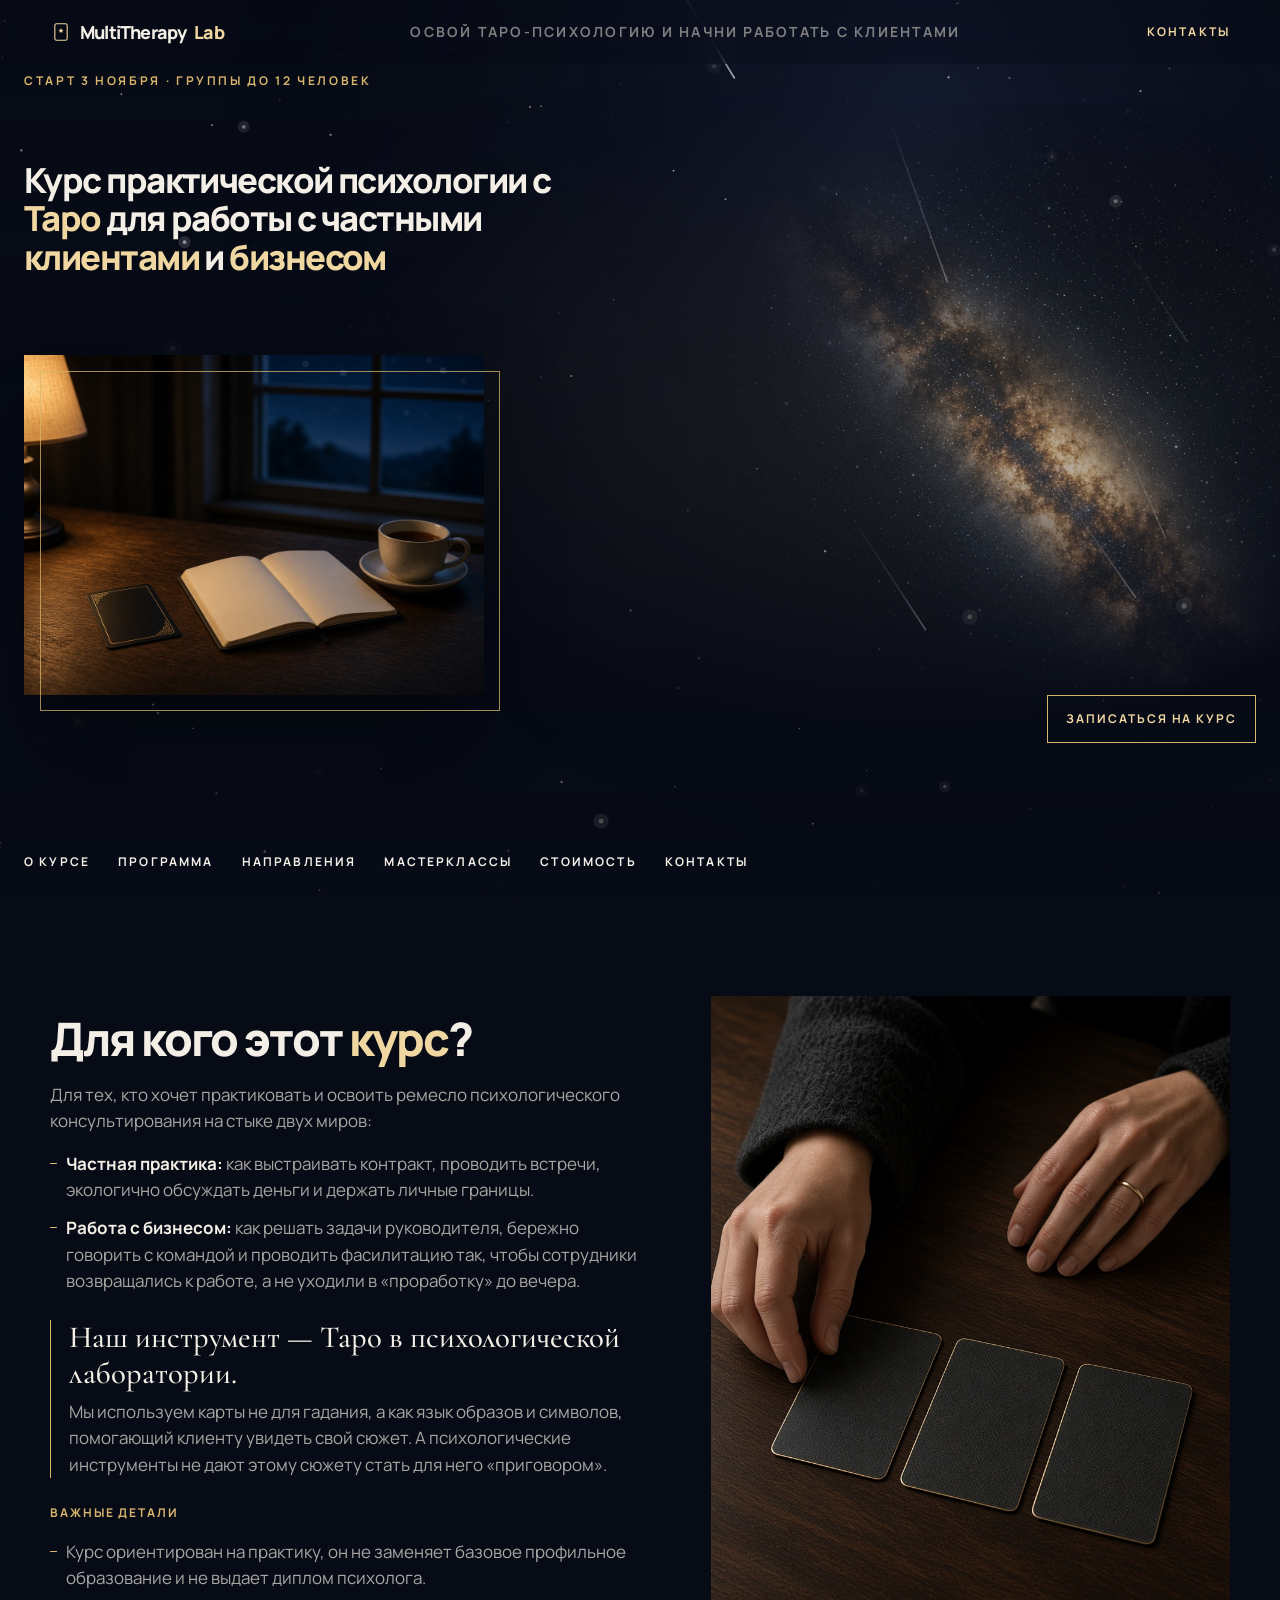
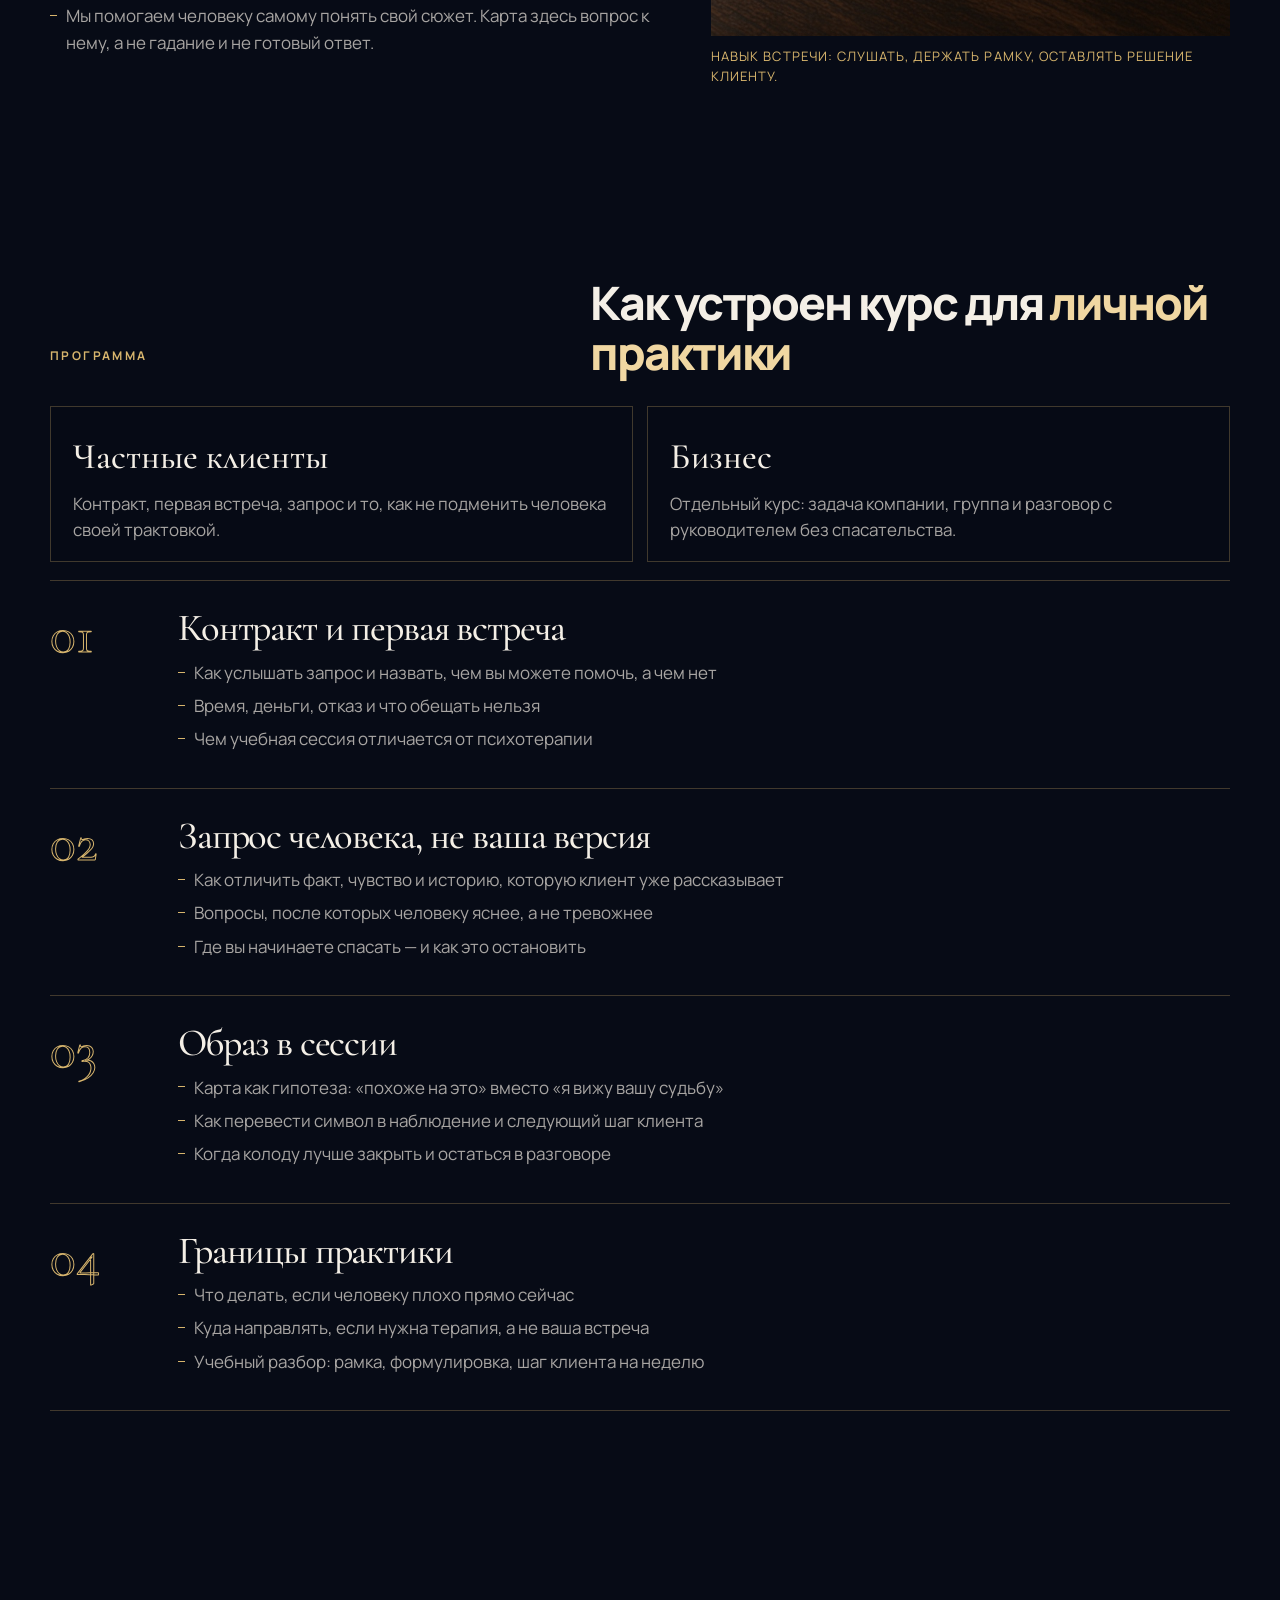
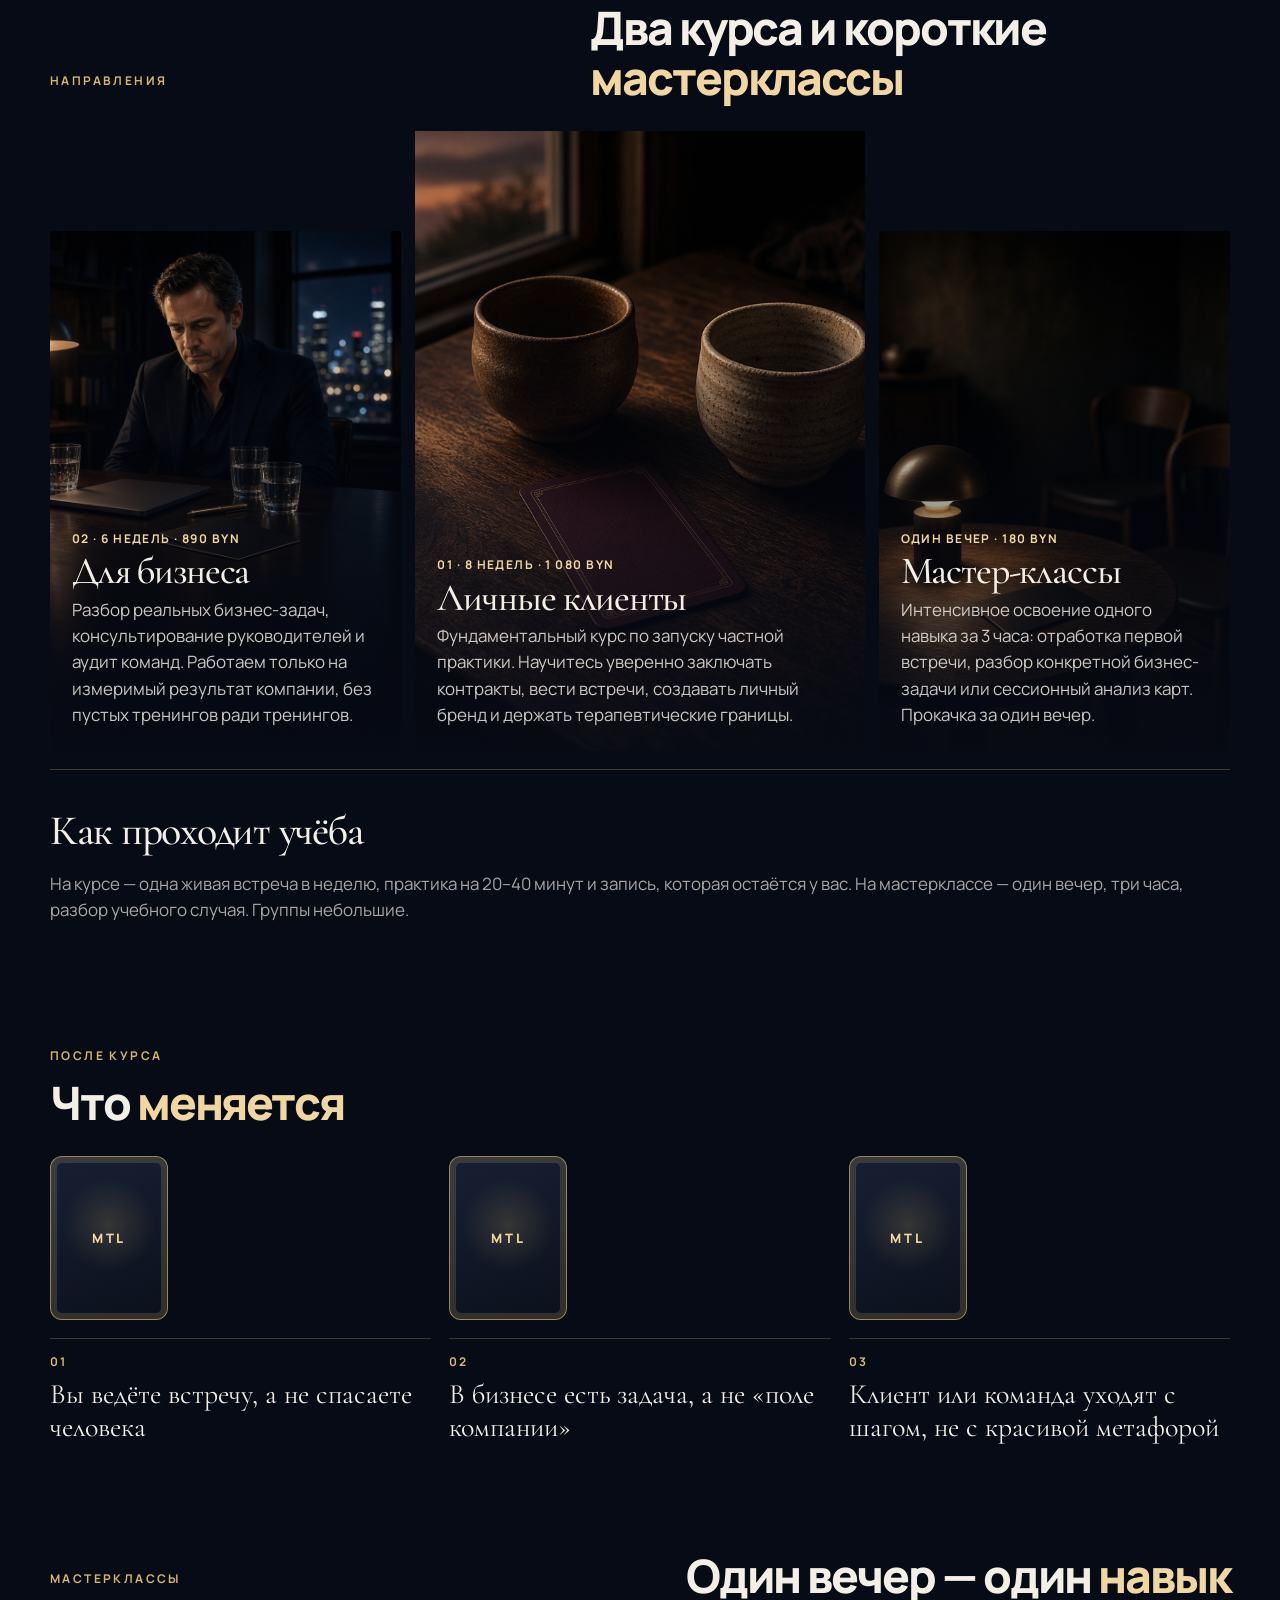
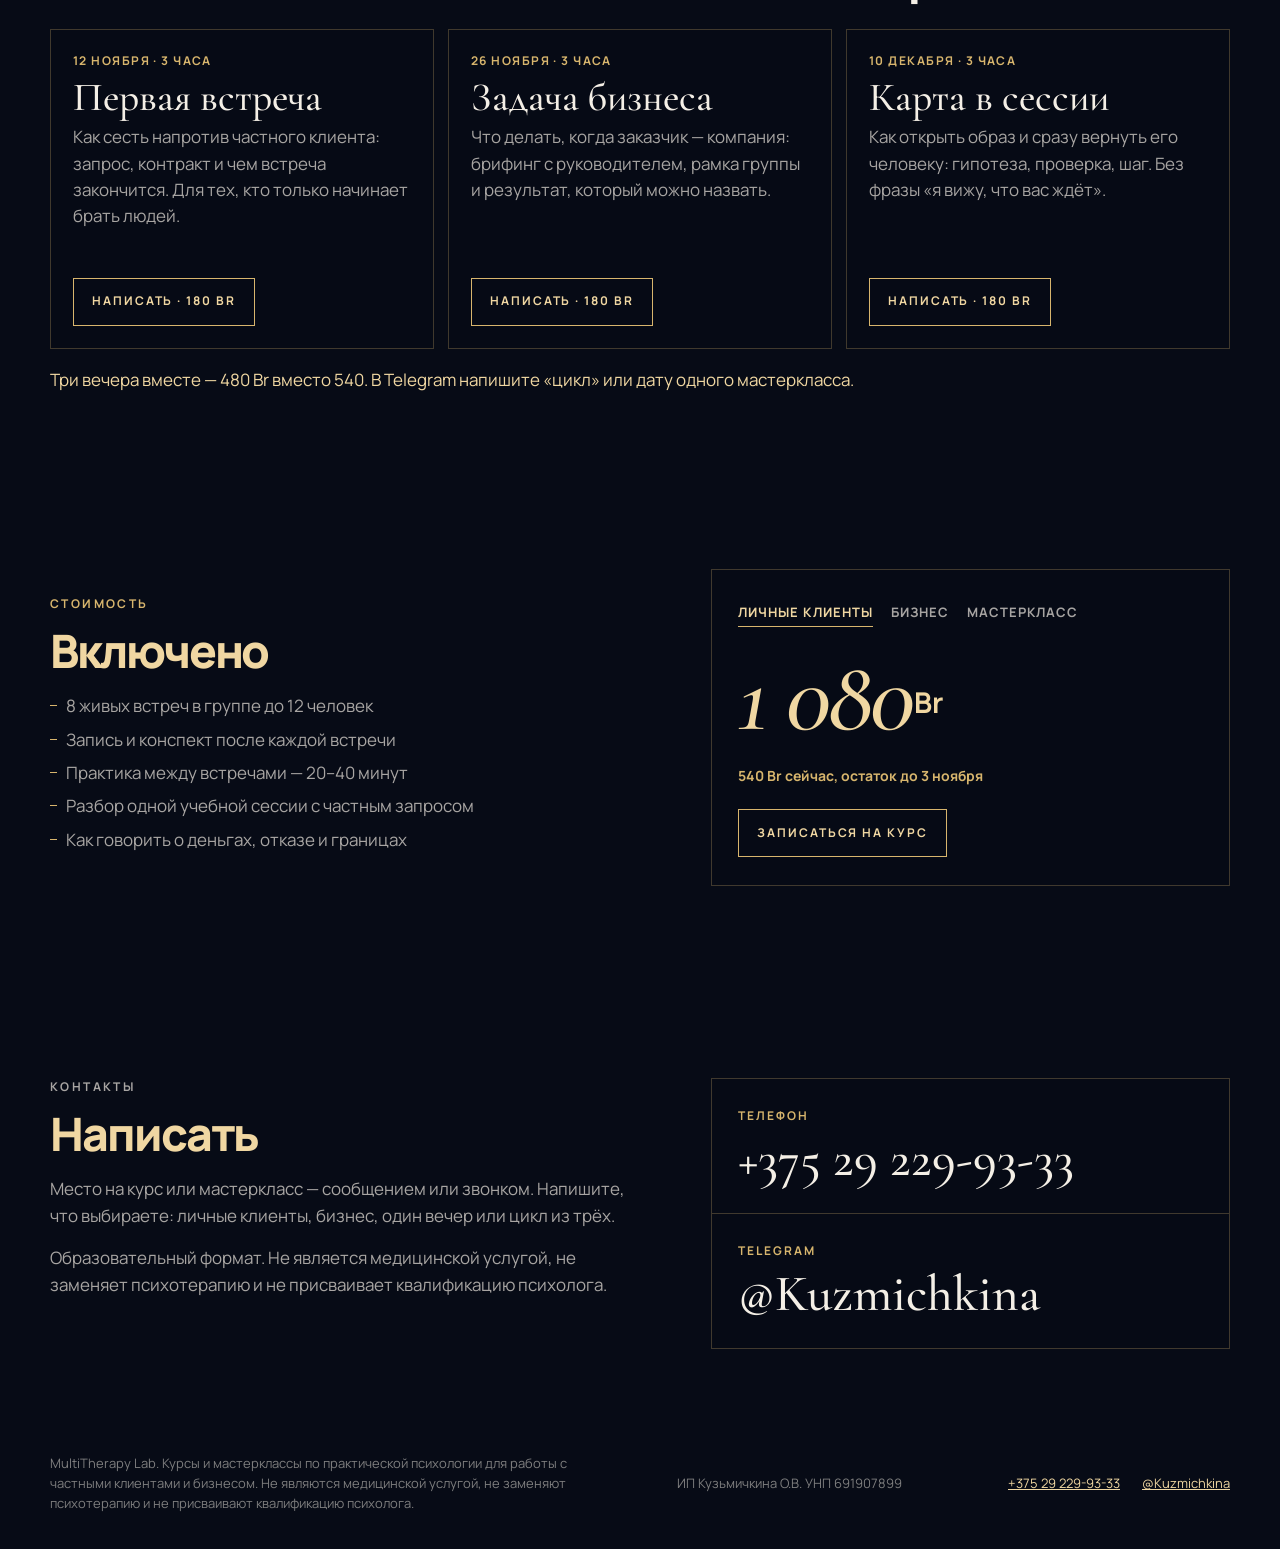
<file: index.html>
<!DOCTYPE html>
<html lang="ru">
<head>
  <meta charset="UTF-8">
  <meta name="viewport" content="width=device-width, initial-scale=1">
  <title>MultiTherapy Lab — практика для клиентов и бизнеса</title>
  <meta name="description" content="Курсы практической психологии для работы с частными клиентами и бизнесом. Мастерклассы на один вечер. Группы до 12 человек.">
  <meta name="theme-color" content="#070b16">
  <link rel="icon" href="favicon.svg" type="image/svg+xml">
  <link rel="preconnect" href="https://fonts.googleapis.com">
  <link rel="preconnect" href="https://fonts.gstatic.com" crossorigin>
  <link href="https://fonts.googleapis.com/css2?family=Cormorant+Garamond:ital,wght@0,500;0,600;1,500;1,600&family=Manrope:wght@400;500;600;700;800&display=swap" rel="stylesheet">
  <link rel="stylesheet" href="css/styles.css">
</head>
<body id="top">
  <canvas id="sky" aria-hidden="true"></canvas>
  <a class="skip" href="#main">К содержанию</a>
  <header class="site-header">
    <div class="topbar">
      <a class="logo" href="#top">
        <svg viewBox="0 0 32 32" aria-hidden="true">
          <rect x="7" y="4" width="18" height="24" rx="2.5" fill="none" stroke="currentColor" stroke-width="1.6"/>
          <path d="M16 10.2l1.15 2.35 2.55.37-1.85 1.8.44 2.55L16 16.05l-2.29 1.22.44-2.55-1.85-1.8 2.55-.37z" fill="currentColor"/>
        </svg>
        MultiTherapy <span>Lab</span>
      </a>
      <p class="slogan">Освой таро-психологию и начни работать с клиентами</p>
      <a class="top-link" href="#contacts">Контакты</a>
      <button class="nav-toggle" type="button" aria-expanded="false" aria-controls="mobile-panel">Меню</button>
    </div>
  </header>
  <div class="mobile-panel" id="mobile-panel">
    <a href="#about">О курсе</a>
    <a href="#program">Программа</a>
    <a href="#tracks">Направления</a>
    <a href="#workshops">Мастерклассы</a>
    <a href="#price">Стоимость</a>
    <a href="#contacts">Контакты</a>
  </div>

  <main id="main">
    <section class="hero">
      <div class="hero-stage">
        <p class="hero-kicker">старт 3 ноября · группы до 12 человек</p>
        <h1 class="brand-title">Курс практической психологии с <span>Таро</span> для работы с частными <span>клиентами</span> и <span>бизнесом</span></h1>
        <div class="hero-copy">
          <a class="btn" href="#contacts">Записаться на курс</a>
        </div>
        <figure class="hero-photo">
          <img src="assets/hero.jpg" alt="Ночной стол: закрытая карта, блокнот и чашка у окна" width="1280" height="960">
        </figure>
        <nav class="nav" aria-label="Разделы">
          <a href="#about">О курсе</a>
          <a href="#program">Программа</a>
          <a href="#tracks">Направления</a>
          <a href="#workshops">Мастерклассы</a>
          <a href="#price">Стоимость</a>
          <a href="#contacts">Контакты</a>
        </nav>
      </div>
    </section>

    <section class="about" id="about">
      <div class="wrap about-grid">
        <div>
          <h2>Для кого этот <span>курс</span>?</h2>
          <p>Для тех, кто хочет практиковать и освоить ремесло психологического консультирования на стыке двух миров:</p>
          <ul class="about-points">
            <li><strong>Частная практика:</strong> как выстраивать контракт, проводить встречи, экологично обсуждать деньги и держать личные границы.</li>
            <li><strong>Работа с бизнесом:</strong> как решать задачи руководителя, бережно говорить с командой и проводить фасилитацию так, чтобы сотрудники возвращались к работе, а не уходили в «проработку» до вечера.</li>
          </ul>
          <p class="tool-note"><strong>Наш инструмент — Таро в психологической лаборатории.</strong> Мы используем карты не для гадания, а как язык образов и символов, помогающий клиенту увидеть свой сюжет. А психологические инструменты не дают этому сюжету стать для него «приговором».</p>
          <p class="details-label">Важные детали</p>
          <ul class="about-points">
            <li>Курс ориентирован на практику, он не заменяет базовое профильное образование и не выдает диплом психолога.</li>
            <li>Мы помогаем человеку самому понять свой сюжет. Карта здесь вопрос к нему, а не гадание и не готовый ответ.</li>
          </ul>
        </div>
        <figure>
          <img src="assets/hands.jpg" alt="Руки раскладывают три закрытые карты" width="900" height="1200">
          <figcaption>Навык встречи: слушать, держать рамку, оставлять решение клиенту.</figcaption>
        </figure>
      </div>
    </section>

    <section class="program" id="program">
      <div class="wrap">
        <div class="section-head">
          <p class="kicker">Программа</p>
          <h2>Как устроен курс для <span>личной практики</span></h2>
        </div>
        <div class="pills">
          <article>
            <strong>Частные клиенты</strong>
            <p>Контракт, первая встреча, запрос и то, как не подменить человека своей трактовкой.</p>
          </article>
          <article>
            <strong>Бизнес</strong>
            <p>Отдельный курс: задача компании, группа и разговор с руководителем без спасательства.</p>
          </article>
        </div>
        <div class="modules">
          <article class="module">
            <p class="num">01</p>
            <div>
              <h3>Контракт и первая встреча</h3>
              <ul>
                <li>Как услышать запрос и назвать, чем вы можете помочь, а чем нет</li>
                <li>Время, деньги, отказ и что обещать нельзя</li>
                <li>Чем учебная сессия отличается от психотерапии</li>
              </ul>
            </div>
          </article>
          <article class="module">
            <p class="num">02</p>
            <div>
              <h3>Запрос человека, не ваша версия</h3>
              <ul>
                <li>Как отличить факт, чувство и историю, которую клиент уже рассказывает</li>
                <li>Вопросы, после которых человеку яснее, а не тревожнее</li>
                <li>Где вы начинаете спасать — и как это остановить</li>
              </ul>
            </div>
          </article>
          <article class="module">
            <p class="num">03</p>
            <div>
              <h3>Образ в сессии</h3>
              <ul>
                <li>Карта как гипотеза: «похоже на это» вместо «я вижу вашу судьбу»</li>
                <li>Как перевести символ в наблюдение и следующий шаг клиента</li>
                <li>Когда колоду лучше закрыть и остаться в разговоре</li>
              </ul>
            </div>
          </article>
          <article class="module">
            <p class="num">04</p>
            <div>
              <h3>Границы практики</h3>
              <ul>
                <li>Что делать, если человеку плохо прямо сейчас</li>
                <li>Куда направлять, если нужна терапия, а не ваша встреча</li>
                <li>Учебный разбор: рамка, формулировка, шаг клиента на неделю</li>
              </ul>
            </div>
          </article>
        </div>
      </div>
    </section>

    <section class="tracks" id="tracks">
      <div class="wrap">
        <div class="section-head">
          <p class="kicker">Направления</p>
          <h2>Два курса и короткие <span>мастерклассы</span></h2>
        </div>
        <div class="track-grid">
          <a class="track" href="#price" data-course="business">
            <img src="assets/course-ethics.jpg" alt="Вечерний стол переговоров: закрытый ноутбук и карта" width="900" height="1200">
            <span>02 · 6 недель · 890 BYN</span>
            <b>Для бизнеса</b>
            <p>Разбор реальных бизнес-задач, консультирование руководителей и аудит команд. Работаем только на измеримый результат компании, без пустых тренингов ради тренингов.</p>
          </a>
          <a class="track track-main" href="#price" data-course="clients">
            <img src="assets/course-story.jpg" alt="Две чашки и карта на тёмном столе" width="1200" height="900">
            <span>01 · 8 недель · 1 080 BYN</span>
            <b>Личные клиенты</b>
            <p>Фундаментальный курс по запуску частной практики. Научитесь уверенно заключать контракты, вести встречи, создавать личный бренд и держать терапевтические границы.</p>
          </a>
          <a class="track" href="#workshops">
            <img src="assets/course-language.jpg" alt="Вечерний стол мастеркласса: лампа, карта и пустые стулья" width="900" height="1200">
            <span>Один вечер · 180 BYN</span>
            <b>Мастер-классы</b>
            <p>Интенсивное освоение одного навыка за 3 часа: отработка первой встречи, разбор конкретной бизнес-задачи или сессионный анализ карт. Прокачка за один вечер.</p>
          </a>
        </div>
        <article class="week">
          <div>
            <h3>Как проходит учёба</h3>
            <p>На курсе — одна живая встреча в неделю, практика на 20–40 минут и запись, которая остаётся у вас. На мастерклассе — один вечер, три часа, разбор учебного случая. Группы небольшие.</p>
          </div>
        </article>
      </div>
    </section>

    <section class="shift">
      <div class="wrap">
        <p class="kicker">После курса</p>
        <h2>Что <span>меняется</span></h2>
        <div class="shift-list">
          <article>
            <button class="card" type="button" aria-pressed="false">
              <span class="card-inner">
                <span class="card-face card-back" aria-hidden="true"><span>MTL</span></span>
                <span class="card-face card-front card-moon">
                  <span class="card-index">XVIII</span>
                  <span class="card-name">Луна</span>
                  <span class="card-line">Что вы додумываете, когда фактов ещё нет</span>
                </span>
              </span>
            </button>
            <p class="shift-line"><span>01</span>Вы ведёте встречу, а не спасаете человека</p>
          </article>
          <article>
            <button class="card" type="button" aria-pressed="false">
              <span class="card-inner">
                <span class="card-face card-back" aria-hidden="true"><span>MTL</span></span>
                <span class="card-face card-front card-star">
                  <span class="card-index">XVII</span>
                  <span class="card-name">Звезда</span>
                  <span class="card-line">Где у вас остался тихий ресурс</span>
                </span>
              </span>
            </button>
            <p class="shift-line"><span>02</span>В бизнесе есть задача, а не «поле компании»</p>
          </article>
          <article>
            <button class="card" type="button" aria-pressed="false">
              <span class="card-inner">
                <span class="card-face card-back" aria-hidden="true"><span>MTL</span></span>
                <span class="card-face card-front card-cups">
                  <span class="card-index">II</span>
                  <span class="card-name">Две чаши</span>
                  <span class="card-line">Куда тянет ближе — и откуда хочется отойти</span>
                </span>
              </span>
            </button>
            <p class="shift-line"><span>03</span>Клиент или команда уходят с шагом, не с красивой метафорой</p>
          </article>
        </div>
      </div>
    </section>

    <section class="workshops" id="workshops">
      <div class="wrap">
        <div class="section-head">
          <p class="kicker">Мастерклассы</p>
          <h2>Один вечер — один <span>навык</span></h2>
        </div>
        <div class="workshop-list">
          <article class="workshop">
            <span>12 ноября · 3 часа</span>
            <h3>Первая встреча</h3>
            <p>Как сесть напротив частного клиента: запрос, контракт и чем встреча закончится. Для тех, кто только начинает брать людей.</p>
            <a class="btn" href="#contacts">Написать · 180 Br</a>
          </article>
          <article class="workshop">
            <span>26 ноября · 3 часа</span>
            <h3>Задача бизнеса</h3>
            <p>Что делать, когда заказчик — компания: брифинг с руководителем, рамка группы и результат, который можно назвать.</p>
            <a class="btn" href="#contacts">Написать · 180 Br</a>
          </article>
          <article class="workshop">
            <span>10 декабря · 3 часа</span>
            <h3>Карта в сессии</h3>
            <p>Как открыть образ и сразу вернуть его человеку: гипотеза, проверка, шаг. Без фразы «я вижу, что вас ждёт».</p>
            <a class="btn" href="#contacts">Написать · 180 Br</a>
          </article>
        </div>
        <p class="series-note">Три вечера вместе — 480 Br вместо 540. В Telegram напишите «цикл» или дату одного мастеркласса.</p>
      </div>
    </section>

    <section class="price-section" id="price">
      <div class="wrap price-layout">
        <div>
          <p class="kicker">Стоимость</p>
          <h2><span>Включено</span></h2>
          <ul class="included" id="included">
            <li>8 живых встреч в группе до 12 человек</li>
            <li>Запись и конспект после каждой встречи</li>
            <li>Практика между встречами — 20–40 минут</li>
            <li>Разбор одной учебной сессии с частным запросом</li>
            <li>Как говорить о деньгах, отказе и границах</li>
          </ul>
        </div>
        <div class="price-card">
          <div class="offer-switch" role="tablist" aria-label="Курс">
            <button type="button" class="is-on" data-offer="clients">Личные клиенты</button>
            <button type="button" data-offer="business">Бизнес</button>
            <button type="button" data-offer="workshop">Мастеркласс</button>
          </div>
          <p class="price"><span id="price-value">1&nbsp;080</span><span class="byn">Br</span></p>
          <p class="half" id="price-half">540 Br сейчас, остаток до 3 ноября</p>
          <div class="price-actions">
            <a class="btn" id="join" href="#contacts">Записаться на курс</a>
          </div>
        </div>
      </div>
    </section>

    <section class="enroll" id="contacts">
      <div class="wrap enroll-grid">
        <div>
          <p class="kicker">Контакты</p>
          <h2><span>Написать</span></h2>
          <p>Место на курс или мастеркласс — сообщением или звонком. Напишите, что выбираете: личные клиенты, бизнес, один вечер или цикл из трёх.</p>
          <p class="quiet">Образовательный формат. Не является медицинской услугой, не заменяет психотерапию и не присваивает квалификацию психолога.</p>
        </div>
        <div class="contact-card">
          <a class="contact-line" href="tel:+375292299333">
            <span>Телефон</span>
            <strong>+375 29 229-93-33</strong>
          </a>
          <a class="contact-line" href="https://t.me/Kuzmichkina" target="_blank" rel="noopener noreferrer">
            <span>Telegram</span>
            <strong>@Kuzmichkina</strong>
          </a>
        </div>
      </div>
    </section>
  </main>

  <footer class="site-footer">
    <div class="wrap footer-inner">
      <p>MultiTherapy Lab. Курсы и мастерклассы по практической психологии для работы с частными клиентами и бизнесом. Не являются медицинской услугой, не заменяют психотерапию и не присваивают квалификацию психолога.</p>
      <p class="footer-legal">ИП Кузьмичкина О.В. УНП 691907899</p>
      <p class="footer-contacts"><a href="tel:+375292299333">+375 29 229-93-33</a><a href="https://t.me/Kuzmichkina" target="_blank" rel="noopener noreferrer">@Kuzmichkina</a></p>
    </div>
  </footer>
  <script src="js/sky.js"></script>
  <script src="js/main.js"></script>
</body>
</html>
</file>
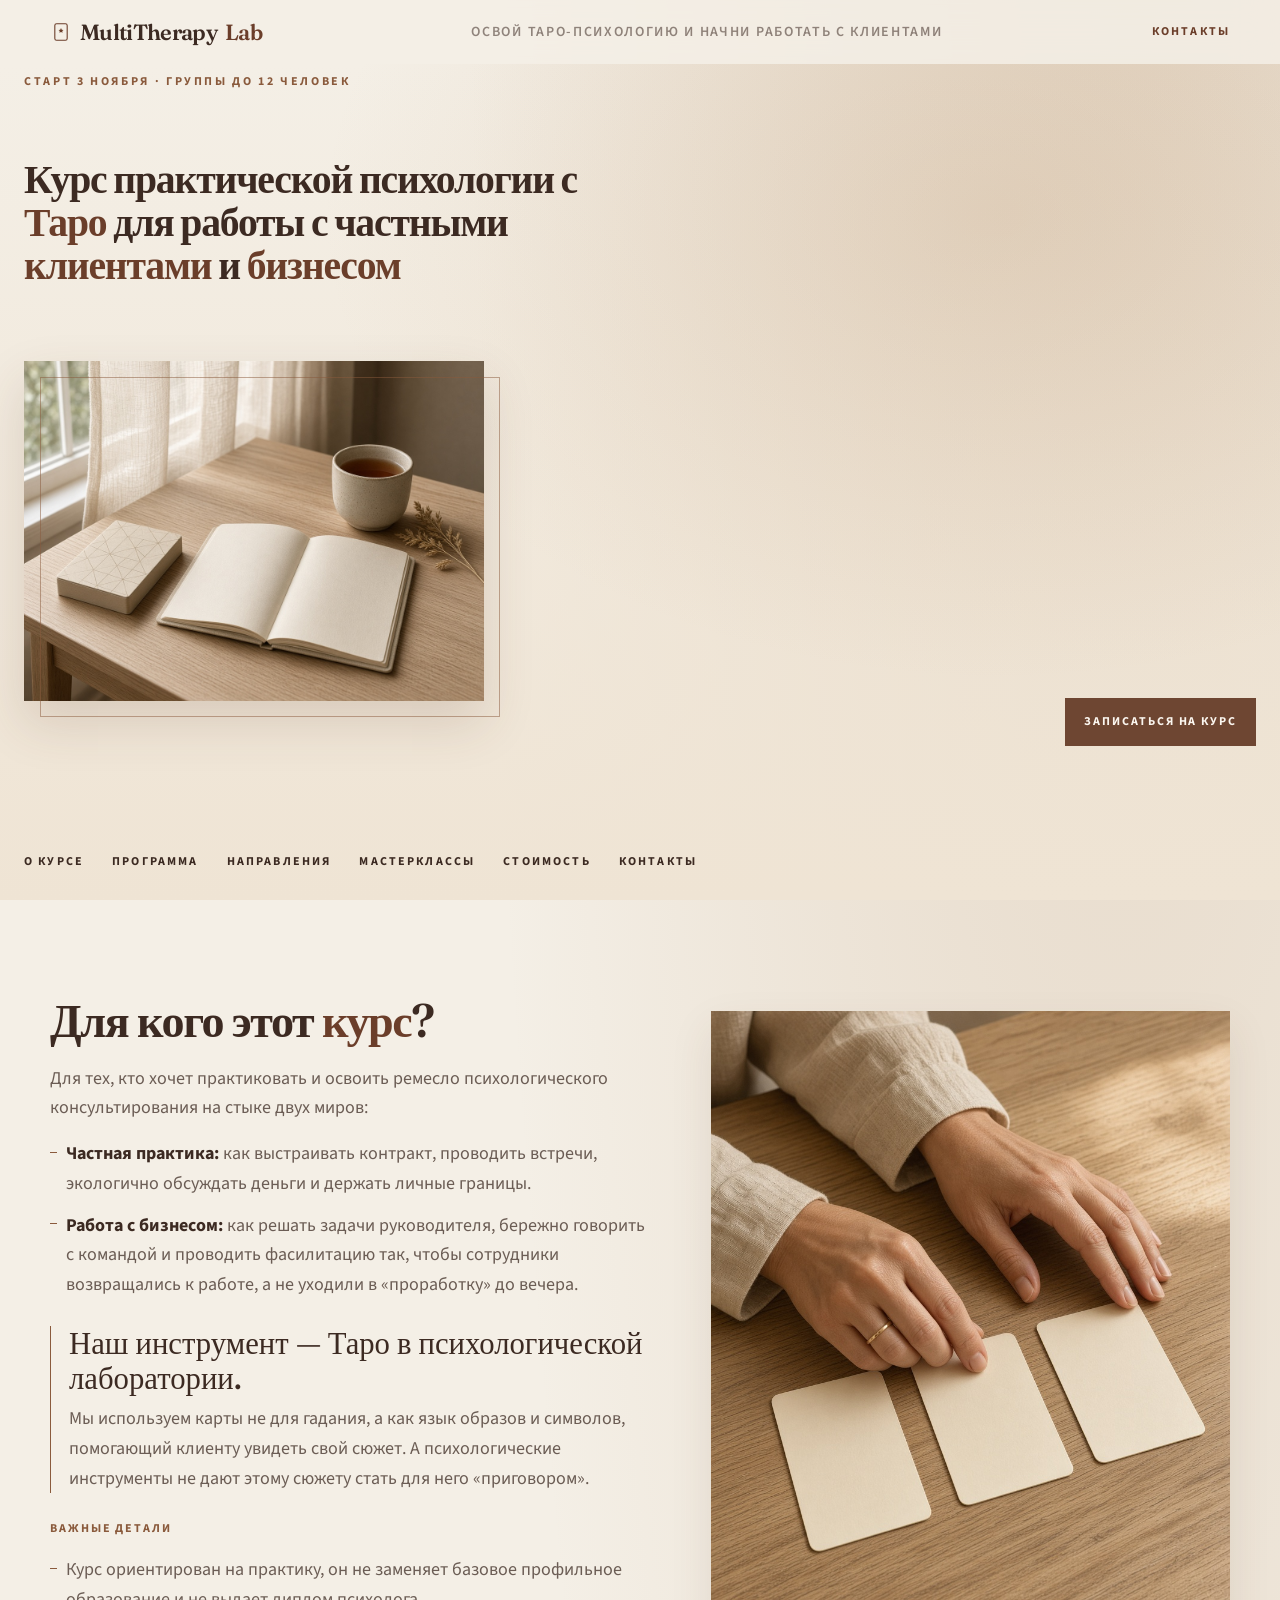
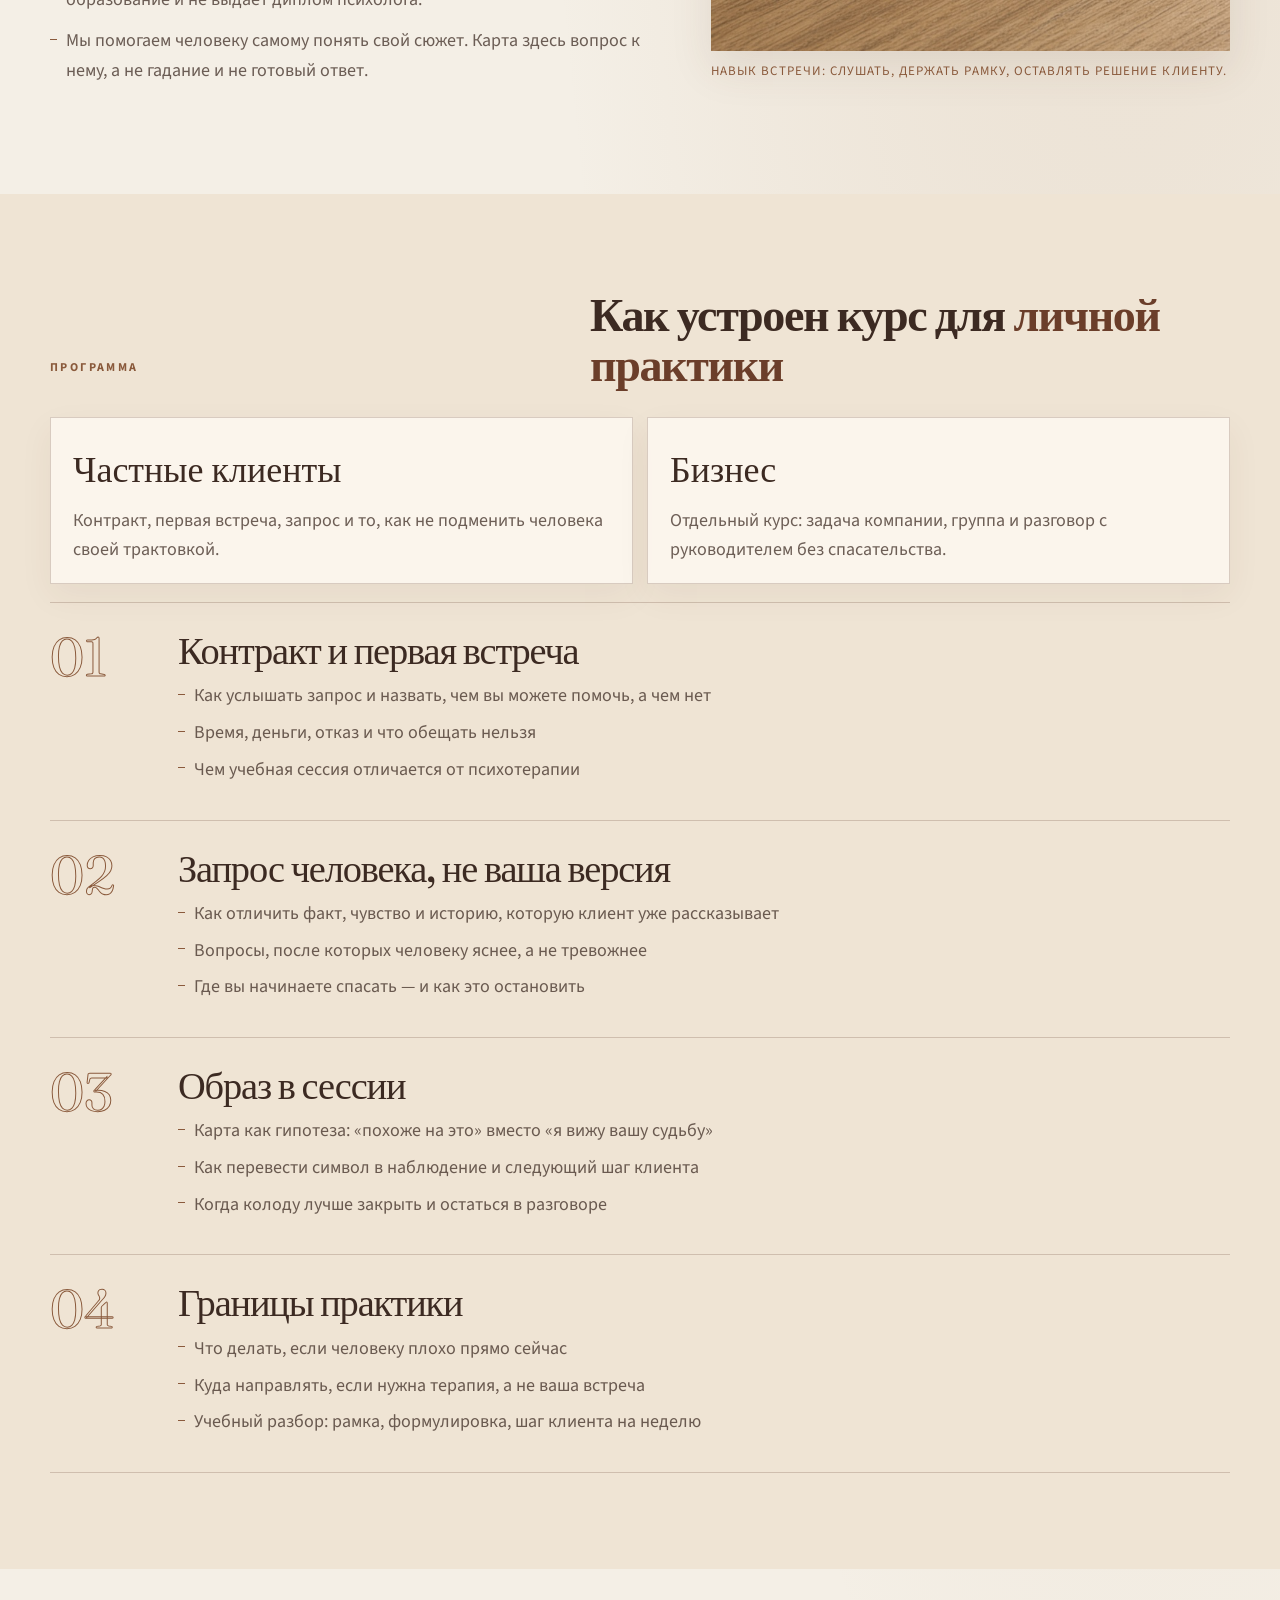
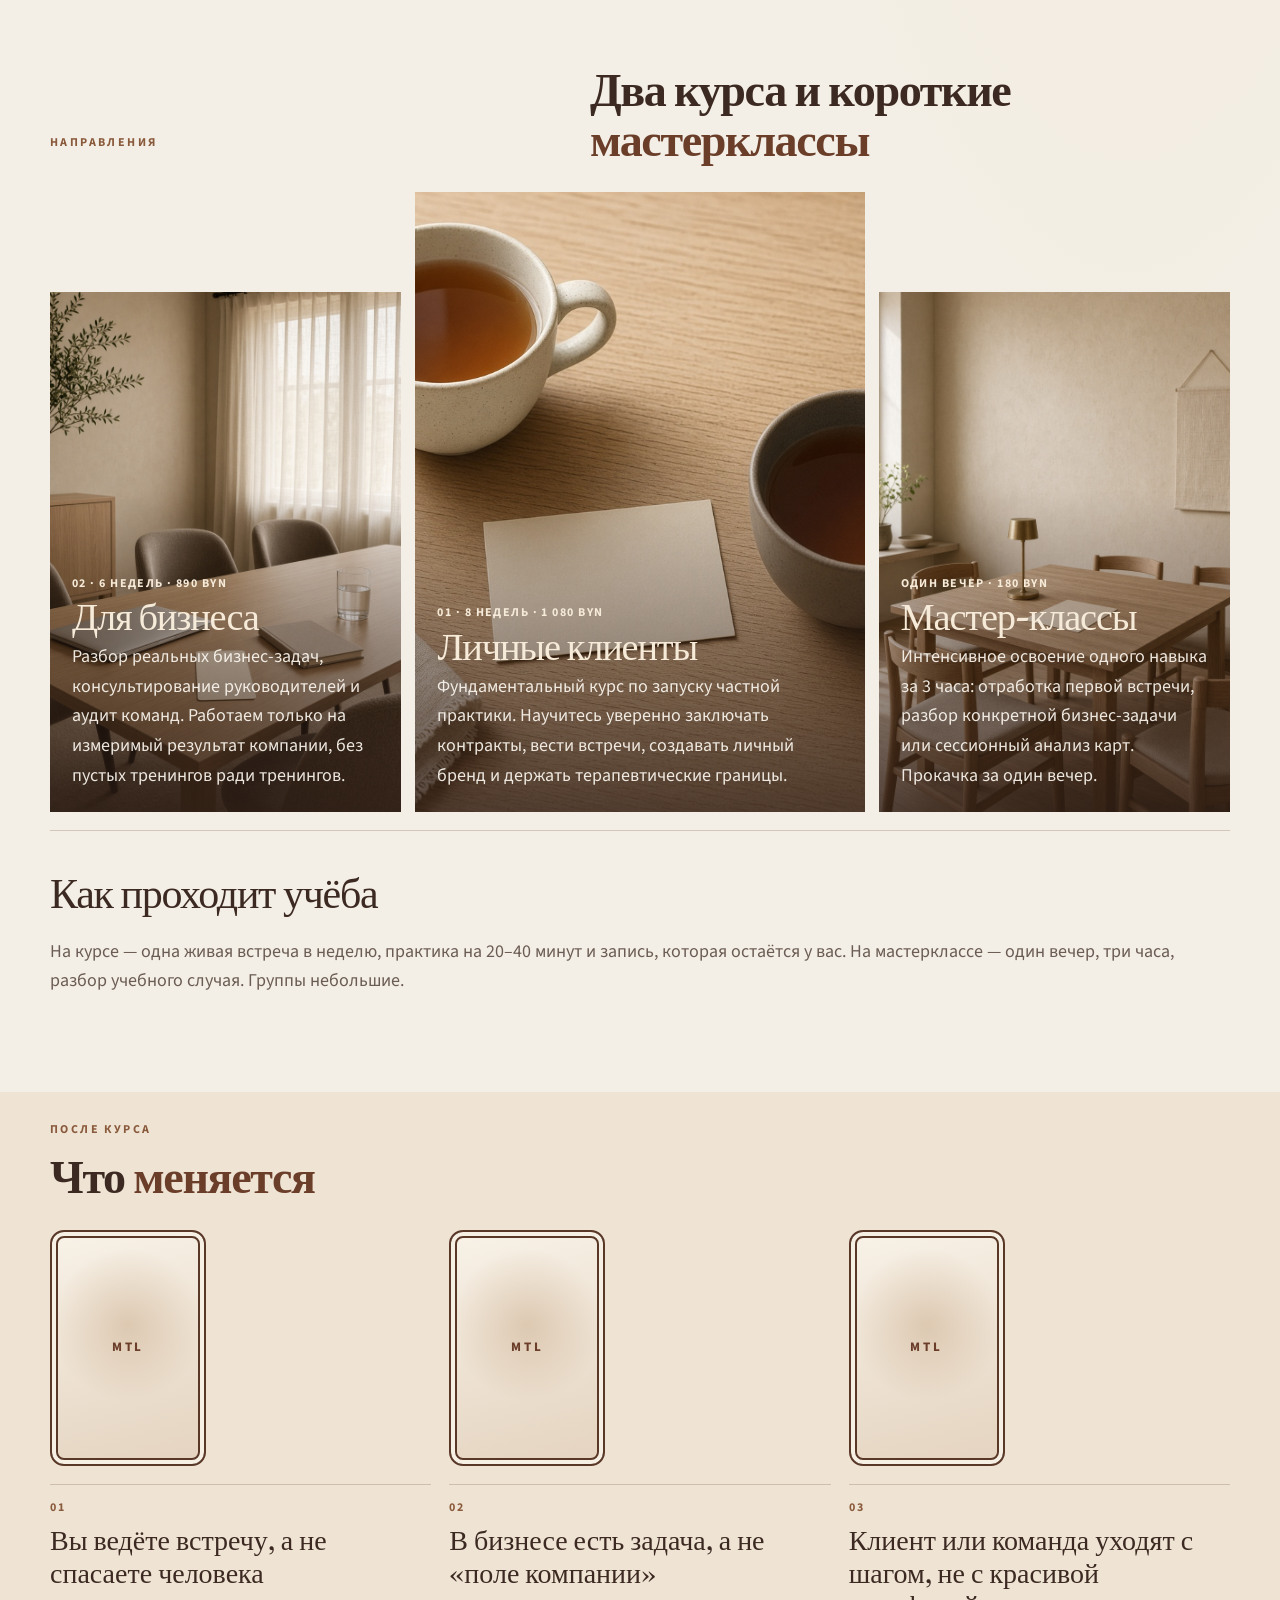
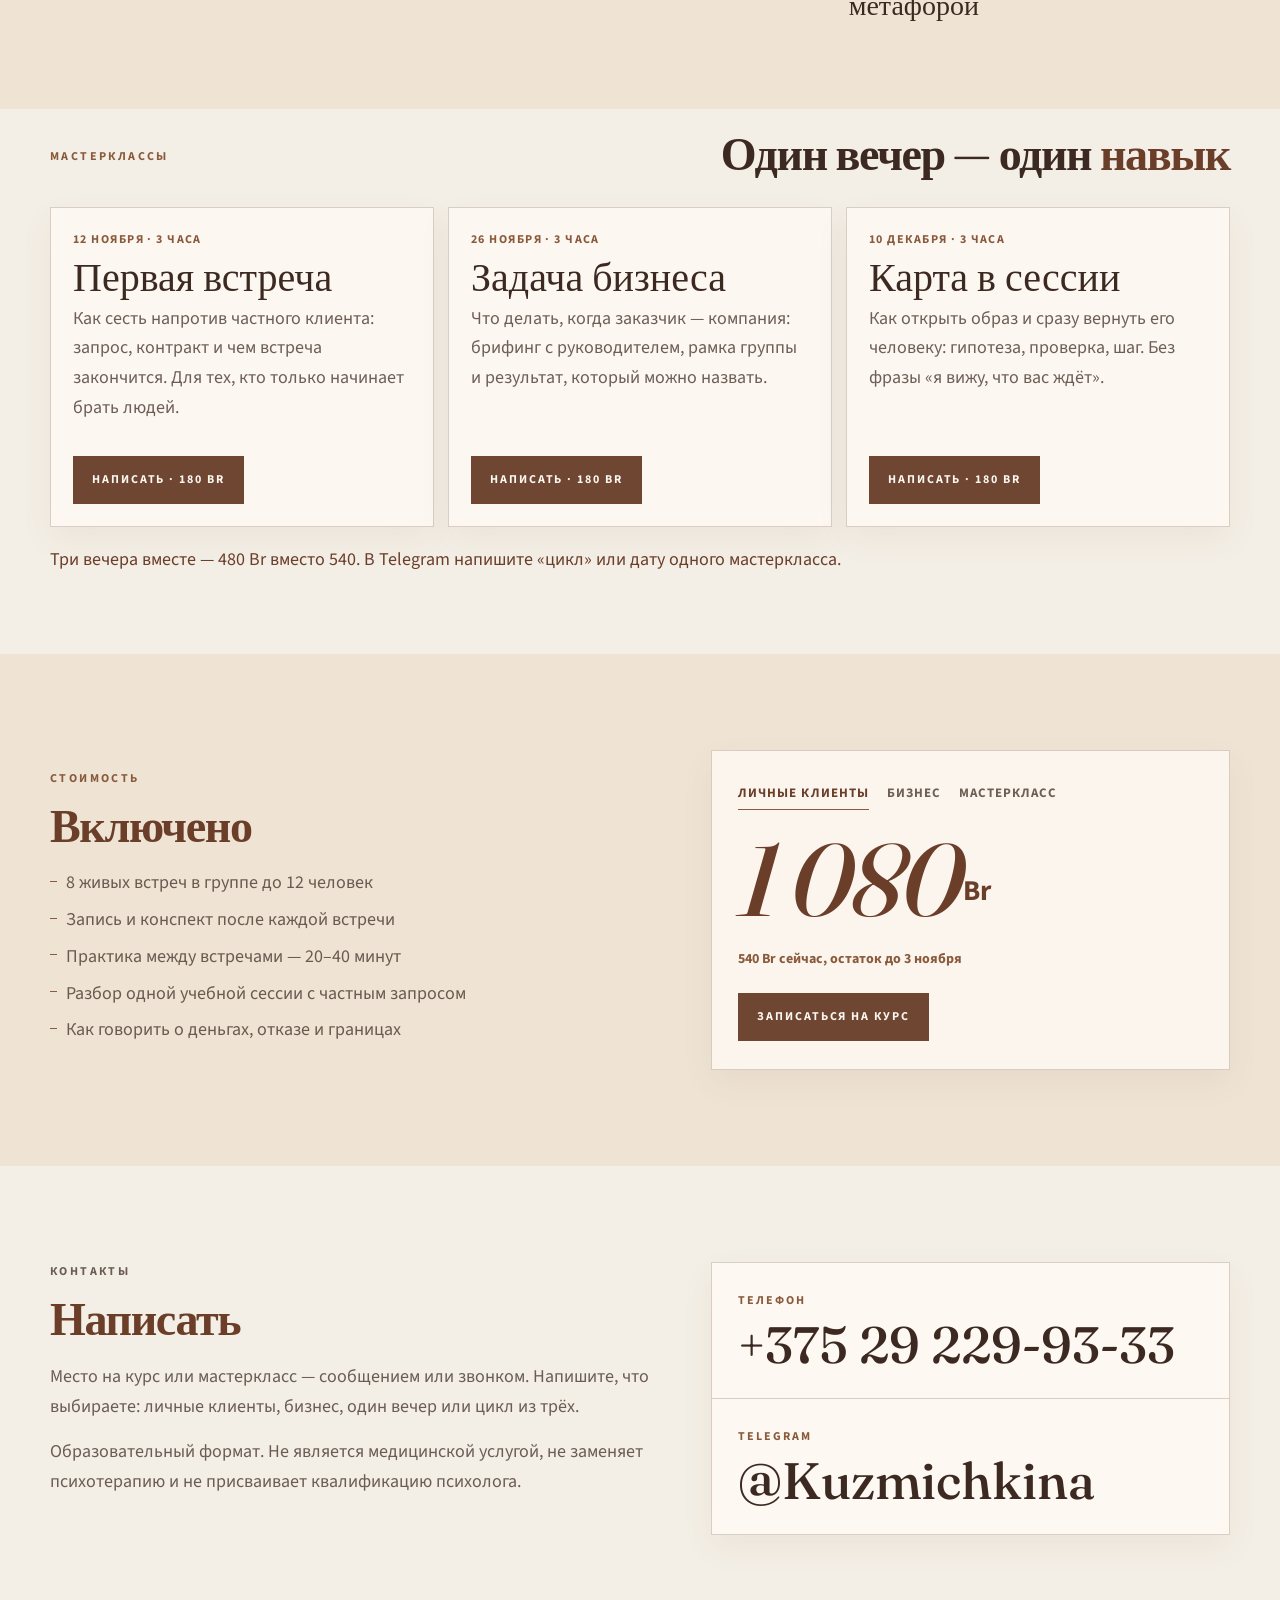
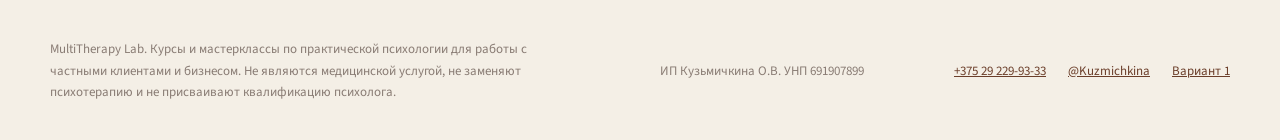
<file: variant-2.html>
<!DOCTYPE html>
<html lang="ru">
<head>
  <meta charset="UTF-8">
  <meta name="viewport" content="width=device-width, initial-scale=1">
  <title>MultiTherapy Lab — вариант 2</title>
  <meta name="description" content="Курсы практической психологии для работы с частными клиентами и бизнесом. Мастерклассы на один вечер. Группы до 12 человек.">
  <meta name="theme-color" content="#f4efe6">
  <link rel="icon" href="favicon.svg" type="image/svg+xml">
  <link rel="preconnect" href="https://fonts.googleapis.com">
  <link rel="preconnect" href="https://fonts.gstatic.com" crossorigin>
  <link href="https://fonts.googleapis.com/css2?family=Fraunces:ital,opsz,wght@0,9..144,500;0,9..144,600;1,9..144,500;1,9..144,600&family=Source+Sans+3:wght@400;500;600;700&display=swap" rel="stylesheet">
  <link rel="stylesheet" href="css/styles.css">
  <link rel="stylesheet" href="css/variant-2.css">
</head>
<body id="top" class="theme-warm">
  <a class="skip" href="#main">К содержанию</a>
  <header class="site-header">
    <div class="topbar">
      <a class="logo" href="#top">
        <svg viewBox="0 0 32 32" aria-hidden="true">
          <rect x="7" y="4" width="18" height="24" rx="2.5" fill="none" stroke="currentColor" stroke-width="1.6"/>
          <path d="M16 10.2l1.15 2.35 2.55.37-1.85 1.8.44 2.55L16 16.05l-2.29 1.22.44-2.55-1.85-1.8 2.55-.37z" fill="currentColor"/>
        </svg>
        MultiTherapy <span>Lab</span>
      </a>
      <p class="slogan">Освой таро-психологию и начни работать с клиентами</p>
      <a class="top-link" href="#contacts">Контакты</a>
      <button class="nav-toggle" type="button" aria-expanded="false" aria-controls="mobile-panel">Меню</button>
    </div>
  </header>
  <div class="mobile-panel" id="mobile-panel">
    <a href="#about">О курсе</a>
    <a href="#program">Программа</a>
    <a href="#tracks">Направления</a>
    <a href="#workshops">Мастерклассы</a>
    <a href="#price">Стоимость</a>
    <a href="#contacts">Контакты</a>
  </div>

  <main id="main">
    <section class="hero">
      <div class="hero-stage">
        <p class="hero-kicker">старт 3 ноября · группы до 12 человек</p>
        <h1 class="brand-title">Курс практической психологии с <span>Таро</span> для работы с частными <span>клиентами</span> и <span>бизнесом</span></h1>
        <div class="hero-copy">
          <a class="btn" href="#contacts">Записаться на курс</a>
        </div>
        <figure class="hero-photo">
          <img src="assets/v2/v2-hero.jpg" alt="Светлый стол у окна: закрытая карта, блокнот и чашка" width="1280" height="960">
        </figure>
        <nav class="nav" aria-label="Разделы">
          <a href="#about">О курсе</a>
          <a href="#program">Программа</a>
          <a href="#tracks">Направления</a>
          <a href="#workshops">Мастерклассы</a>
          <a href="#price">Стоимость</a>
          <a href="#contacts">Контакты</a>
        </nav>
      </div>
    </section>

    <section class="about" id="about">
      <div class="wrap about-grid">
        <div>
          <h2>Для кого этот <span>курс</span>?</h2>
          <p>Для тех, кто хочет практиковать и освоить ремесло психологического консультирования на стыке двух миров:</p>
          <ul class="about-points">
            <li><strong>Частная практика:</strong> как выстраивать контракт, проводить встречи, экологично обсуждать деньги и держать личные границы.</li>
            <li><strong>Работа с бизнесом:</strong> как решать задачи руководителя, бережно говорить с командой и проводить фасилитацию так, чтобы сотрудники возвращались к работе, а не уходили в «проработку» до вечера.</li>
          </ul>
          <p class="tool-note"><strong>Наш инструмент — Таро в психологической лаборатории.</strong> Мы используем карты не для гадания, а как язык образов и символов, помогающий клиенту увидеть свой сюжет. А психологические инструменты не дают этому сюжету стать для него «приговором».</p>
          <p class="details-label">Важные детали</p>
          <ul class="about-points">
            <li>Курс ориентирован на практику, он не заменяет базовое профильное образование и не выдает диплом психолога.</li>
            <li>Мы помогаем человеку самому понять свой сюжет. Карта здесь вопрос к нему, а не гадание и не готовый ответ.</li>
          </ul>
        </div>
        <figure>
          <img src="assets/v2/v2-hands.jpg" alt="Руки раскладывают три закрытые карты на светлом столе" width="900" height="1200">
          <figcaption>Навык встречи: слушать, держать рамку, оставлять решение клиенту.</figcaption>
        </figure>
      </div>
    </section>

    <section class="program" id="program">
      <div class="wrap">
        <div class="section-head">
          <p class="kicker">Программа</p>
          <h2>Как устроен курс для <span>личной практики</span></h2>
        </div>
        <div class="pills">
          <article>
            <strong>Частные клиенты</strong>
            <p>Контракт, первая встреча, запрос и то, как не подменить человека своей трактовкой.</p>
          </article>
          <article>
            <strong>Бизнес</strong>
            <p>Отдельный курс: задача компании, группа и разговор с руководителем без спасательства.</p>
          </article>
        </div>
        <div class="modules">
          <article class="module">
            <p class="num">01</p>
            <div>
              <h3>Контракт и первая встреча</h3>
              <ul>
                <li>Как услышать запрос и назвать, чем вы можете помочь, а чем нет</li>
                <li>Время, деньги, отказ и что обещать нельзя</li>
                <li>Чем учебная сессия отличается от психотерапии</li>
              </ul>
            </div>
          </article>
          <article class="module">
            <p class="num">02</p>
            <div>
              <h3>Запрос человека, не ваша версия</h3>
              <ul>
                <li>Как отличить факт, чувство и историю, которую клиент уже рассказывает</li>
                <li>Вопросы, после которых человеку яснее, а не тревожнее</li>
                <li>Где вы начинаете спасать — и как это остановить</li>
              </ul>
            </div>
          </article>
          <article class="module">
            <p class="num">03</p>
            <div>
              <h3>Образ в сессии</h3>
              <ul>
                <li>Карта как гипотеза: «похоже на это» вместо «я вижу вашу судьбу»</li>
                <li>Как перевести символ в наблюдение и следующий шаг клиента</li>
                <li>Когда колоду лучше закрыть и остаться в разговоре</li>
              </ul>
            </div>
          </article>
          <article class="module">
            <p class="num">04</p>
            <div>
              <h3>Границы практики</h3>
              <ul>
                <li>Что делать, если человеку плохо прямо сейчас</li>
                <li>Куда направлять, если нужна терапия, а не ваша встреча</li>
                <li>Учебный разбор: рамка, формулировка, шаг клиента на неделю</li>
              </ul>
            </div>
          </article>
        </div>
      </div>
    </section>

    <section class="tracks" id="tracks">
      <div class="wrap">
        <div class="section-head">
          <p class="kicker">Направления</p>
          <h2>Два курса и короткие <span>мастерклассы</span></h2>
        </div>
        <div class="track-grid">
          <a class="track" href="#price" data-course="business">
            <img src="assets/v2/v2-business.jpg" alt="Светлый стол переговоров: закрытый ноутбук и карта" width="900" height="1200">
            <span>02 · 6 недель · 890 BYN</span>
            <b>Для бизнеса</b>
            <p>Разбор реальных бизнес-задач, консультирование руководителей и аудит команд. Работаем только на измеримый результат компании, без пустых тренингов ради тренингов.</p>
          </a>
          <a class="track track-main" href="#price" data-course="clients">
            <img src="assets/v2/v2-cups.jpg" alt="Две чашки и карта на светлом деревянном столе" width="1200" height="900">
            <span>01 · 8 недель · 1 080 BYN</span>
            <b>Личные клиенты</b>
            <p>Фундаментальный курс по запуску частной практики. Научитесь уверенно заключать контракты, вести встречи, создавать личный бренд и держать терапевтические границы.</p>
          </a>
          <a class="track" href="#workshops">
            <img src="assets/v2/v2-workshop.jpg" alt="Светлая комната мастеркласса: лампа, карта и пустые стулья" width="900" height="1200">
            <span>Один вечер · 180 BYN</span>
            <b>Мастер-классы</b>
            <p>Интенсивное освоение одного навыка за 3 часа: отработка первой встречи, разбор конкретной бизнес-задачи или сессионный анализ карт. Прокачка за один вечер.</p>
          </a>
        </div>
        <article class="week">
          <div>
            <h3>Как проходит учёба</h3>
            <p>На курсе — одна живая встреча в неделю, практика на 20–40 минут и запись, которая остаётся у вас. На мастерклассе — один вечер, три часа, разбор учебного случая. Группы небольшие.</p>
          </div>
        </article>
      </div>
    </section>

    <section class="shift">
      <div class="wrap">
        <p class="kicker">После курса</p>
        <h2>Что <span>меняется</span></h2>
        <div class="shift-list">
          <article>
            <button class="card" type="button" aria-pressed="false">
              <span class="card-inner">
                <span class="card-face card-back" aria-hidden="true"><span>MTL</span></span>
                <span class="card-face card-front card-moon">
                  <span class="card-caption">
                    <span class="card-index">XVIII</span>
                    <span class="card-name">Луна</span>
                    <span class="card-line">Что вы додумываете, когда фактов ещё нет</span>
                  </span>
                </span>
              </span>
            </button>
            <p class="shift-line"><span>01</span>Вы ведёте встречу, а не спасаете человека</p>
          </article>
          <article>
            <button class="card" type="button" aria-pressed="false">
              <span class="card-inner">
                <span class="card-face card-back" aria-hidden="true"><span>MTL</span></span>
                <span class="card-face card-front card-star">
                  <span class="card-caption">
                    <span class="card-index">XVII</span>
                    <span class="card-name">Звезда</span>
                    <span class="card-line">Где у вас остался тихий ресурс</span>
                  </span>
                </span>
              </span>
            </button>
            <p class="shift-line"><span>02</span>В бизнесе есть задача, а не «поле компании»</p>
          </article>
          <article>
            <button class="card" type="button" aria-pressed="false">
              <span class="card-inner">
                <span class="card-face card-back" aria-hidden="true"><span>MTL</span></span>
                <span class="card-face card-front card-cups">
                  <span class="card-caption">
                    <span class="card-index">II</span>
                    <span class="card-name">Две чаши</span>
                    <span class="card-line">Куда тянет ближе — и откуда хочется отойти</span>
                  </span>
                </span>
              </span>
            </button>
            <p class="shift-line"><span>03</span>Клиент или команда уходят с шагом, не с красивой метафорой</p>
          </article>
        </div>
      </div>
    </section>

    <section class="workshops" id="workshops">
      <div class="wrap">
        <div class="section-head">
          <p class="kicker">Мастерклассы</p>
          <h2>Один вечер — один <span>навык</span></h2>
        </div>
        <div class="workshop-list">
          <article class="workshop">
            <span>12 ноября · 3 часа</span>
            <h3>Первая встреча</h3>
            <p>Как сесть напротив частного клиента: запрос, контракт и чем встреча закончится. Для тех, кто только начинает брать людей.</p>
            <a class="btn" href="#contacts">Написать · 180 Br</a>
          </article>
          <article class="workshop">
            <span>26 ноября · 3 часа</span>
            <h3>Задача бизнеса</h3>
            <p>Что делать, когда заказчик — компания: брифинг с руководителем, рамка группы и результат, который можно назвать.</p>
            <a class="btn" href="#contacts">Написать · 180 Br</a>
          </article>
          <article class="workshop">
            <span>10 декабря · 3 часа</span>
            <h3>Карта в сессии</h3>
            <p>Как открыть образ и сразу вернуть его человеку: гипотеза, проверка, шаг. Без фразы «я вижу, что вас ждёт».</p>
            <a class="btn" href="#contacts">Написать · 180 Br</a>
          </article>
        </div>
        <p class="series-note">Три вечера вместе — 480 Br вместо 540. В Telegram напишите «цикл» или дату одного мастеркласса.</p>
      </div>
    </section>

    <section class="price-section" id="price">
      <div class="wrap price-layout">
        <div>
          <p class="kicker">Стоимость</p>
          <h2><span>Включено</span></h2>
          <ul class="included" id="included">
            <li>8 живых встреч в группе до 12 человек</li>
            <li>Запись и конспект после каждой встречи</li>
            <li>Практика между встречами — 20–40 минут</li>
            <li>Разбор одной учебной сессии с частным запросом</li>
            <li>Как говорить о деньгах, отказе и границах</li>
          </ul>
        </div>
        <div class="price-card">
          <div class="offer-switch" role="tablist" aria-label="Курс">
            <button type="button" class="is-on" data-offer="clients">Личные клиенты</button>
            <button type="button" data-offer="business">Бизнес</button>
            <button type="button" data-offer="workshop">Мастеркласс</button>
          </div>
          <p class="price"><span id="price-value">1&nbsp;080</span><span class="byn">Br</span></p>
          <p class="half" id="price-half">540 Br сейчас, остаток до 3 ноября</p>
          <div class="price-actions">
            <a class="btn" id="join" href="#contacts">Записаться на курс</a>
          </div>
        </div>
      </div>
    </section>

    <section class="enroll" id="contacts">
      <div class="wrap enroll-grid">
        <div>
          <p class="kicker">Контакты</p>
          <h2><span>Написать</span></h2>
          <p>Место на курс или мастеркласс — сообщением или звонком. Напишите, что выбираете: личные клиенты, бизнес, один вечер или цикл из трёх.</p>
          <p class="quiet">Образовательный формат. Не является медицинской услугой, не заменяет психотерапию и не присваивает квалификацию психолога.</p>
        </div>
        <div class="contact-card">
          <a class="contact-line" href="tel:+375292299333">
            <span>Телефон</span>
            <strong>+375 29 229-93-33</strong>
          </a>
          <a class="contact-line" href="https://t.me/Kuzmichkina" target="_blank" rel="noopener noreferrer">
            <span>Telegram</span>
            <strong>@Kuzmichkina</strong>
          </a>
        </div>
      </div>
    </section>
  </main>

  <footer class="site-footer">
    <div class="wrap footer-inner">
      <p>MultiTherapy Lab. Курсы и мастерклассы по практической психологии для работы с частными клиентами и бизнесом. Не являются медицинской услугой, не заменяют психотерапию и не присваивают квалификацию психолога.</p>
      <p class="footer-legal">ИП Кузьмичкина О.В. УНП 691907899</p>
      <p class="footer-contacts"><a href="tel:+375292299333">+375 29 229-93-33</a><a href="https://t.me/Kuzmichkina" target="_blank" rel="noopener noreferrer">@Kuzmichkina</a><a href="index.html">Вариант 1</a></p>
    </div>
  </footer>
  <script src="js/main.js"></script>
</body>
</html>
</file>
<file: css/styles.css>
:root {
  --bg: #070b16;
  --ink: #f4efe6;
  --muted: rgba(244, 239, 230, 0.68);
  --gold: #d7b56d;
  --gold-2: #f0d7a2;
  --line: rgba(215, 181, 109, 0.28);
  --serif: "Cormorant Garamond", "Times New Roman", serif;
  --sans: "Manrope", "Segoe UI", sans-serif;
  --header: 64px;
}

*,
*::before,
*::after {
  box-sizing: border-box;
}

html {
  scroll-behavior: smooth;
  scroll-padding-top: calc(var(--header) + 12px);
}

body {
  margin: 0;
  background: var(--bg);
  color: var(--ink);
  font-family: var(--sans);
  font-size: 17px;
  line-height: 1.55;
  overflow-x: clip;
}

body.nav-open {
  overflow: hidden;
}

#sky {
  position: fixed;
  inset: 0;
  z-index: 0;
  width: 100%;
  height: 100%;
  pointer-events: none;
}

.site-header,
.mobile-panel,
main,
.site-footer {
  position: relative;
  z-index: 1;
}

img {
  max-width: 100%;
  display: block;
}

[hidden] {
  display: none !important;
}

a {
  color: inherit;
}

button,
input,
select,
textarea {
  font: inherit;
  color: inherit;
}

p,
h1,
h2,
h3,
blockquote {
  margin: 0;
}

.skip {
  position: absolute;
  left: 12px;
  top: 8px;
  transform: translateY(-160%);
  background: var(--gold);
  color: #1a140c;
  padding: 8px 12px;
  z-index: 40;
}

.skip:focus {
  transform: none;
}

.wrap {
  width: min(1180px, calc(100% - 48px));
  margin-inline: auto;
}

.site-header {
  position: sticky;
  top: 0;
  z-index: 30;
  background: rgba(7, 11, 22, 0.35);
  backdrop-filter: blur(16px);
}

.site-header.scrolled {
  background: rgba(7, 11, 22, 0.78);
}

.topbar {
  height: var(--header);
  width: min(1180px, calc(100% - 48px));
  margin-inline: auto;
  display: grid;
  grid-template-columns: auto 1fr auto;
  align-items: center;
  gap: 16px;
  font-size: 12px;
  letter-spacing: 0.18em;
  text-transform: uppercase;
}

.logo {
  display: inline-flex;
  align-items: center;
  gap: 8px;
  color: var(--ink);
  font-size: 18px;
  font-weight: 800;
  letter-spacing: -0.045em;
  line-height: 1;
  text-decoration: none;
  text-transform: none;
}

.logo svg {
  width: 22px;
  height: 22px;
  flex: none;
  color: var(--gold-2);
}

.logo span {
  color: var(--gold-2);
}

.slogan {
  margin-inline: auto;
  color: rgba(244, 239, 230, 0.5);
  font-size: 14px;
  font-weight: 700;
  letter-spacing: 0.16em;
  line-height: 1.2;
  text-align: center;
  white-space: nowrap;
}

.top-link {
  text-decoration: none;
  color: var(--gold-2);
  font-weight: 700;
}

.nav-toggle {
  display: none;
  height: 40px;
  padding: 0 14px;
  border: 1px solid var(--line);
  background: transparent;
  color: var(--ink);
  letter-spacing: 0.12em;
  text-transform: uppercase;
  font-size: 12px;
  font-weight: 700;
  cursor: pointer;
}

.mobile-panel {
  display: none;
}

.hero {
  min-height: calc(100svh - var(--header));
  padding: 8px 0 28px;
  color: var(--ink);
  background:
    radial-gradient(ellipse at 72% 42%, rgba(215, 181, 109, 0.09), transparent 46%),
    linear-gradient(180deg, rgba(7, 11, 22, 0.05), rgba(7, 11, 22, 0.62));
}

.hero-stage {
  position: relative;
  display: grid;
  grid-template-columns: minmax(0, 1.15fr) minmax(280px, 0.85fr);
  grid-template-areas:
    "kicker kicker"
    "title cards"
    "photo cards"
    "nav nav";
  column-gap: 56px;
  row-gap: 22px;
  align-items: start;
  width: min(1240px, calc(100% - 48px));
  min-height: calc(100svh - var(--header) - 36px);
  margin-inline: auto;
}

.hero-stage::before {
  content: "";
  position: absolute;
  z-index: 1;
  right: -6%;
  top: 4%;
  width: min(640px, 54%);
  height: 78%;
  pointer-events: none;
  background: url("../assets/milky.jpg") 62% 42% / cover no-repeat;
  mix-blend-mode: screen;
  opacity: 0.72;
  -webkit-mask-image: radial-gradient(ellipse at 58% 46%, #000 18%, transparent 68%);
  mask-image: radial-gradient(ellipse at 58% 46%, #000 18%, transparent 68%);
}

.hero-kicker,
.hero .brand-title {
  position: relative;
  z-index: 2;
}

.hero-kicker {
  grid-area: kicker;
  margin-bottom: 0;
  color: var(--gold);
  font-size: 12px;
  font-weight: 700;
  letter-spacing: 0.22em;
  text-transform: uppercase;
}

.hero h1,
.wordmark,
h2,
.module h3,
.week h3,
.track b,
.price,
.success h3 {
  font-family: var(--serif);
  font-weight: 500;
  letter-spacing: -0.03em;
}

.hero h1 {
  font-size: clamp(84px, 13.2vw, 188px);
  line-height: 0.86;
  font-weight: 500;
  padding-top: 0.06em;
}

.hero .brand-title {
  grid-area: title;
  max-width: 16em;
  margin: 0;
  padding-top: 0;
  font-family: var(--sans);
  font-size: clamp(28px, 2.7vw, 40px);
  font-weight: 800;
  letter-spacing: -0.045em;
  line-height: 1.12;
}

.hero .brand-title span {
  color: var(--gold-2);
}

.hero-photo {
  grid-area: photo;
  position: relative;
  z-index: 2;
  width: min(460px, 100%);
  margin: 8px 0 28px;
}

.hero-photo img {
  width: 100%;
  height: min(340px, 38vh);
  object-fit: cover;
  box-shadow: 0 30px 70px rgba(0, 0, 0, 0.45);
}

.hero-photo::after {
  content: "";
  position: absolute;
  inset: 16px -16px -16px 16px;
  border: 1px solid rgba(215, 181, 109, 0.75);
  pointer-events: none;
}

.hero-copy {
  grid-area: cards;
  position: relative;
  z-index: 3;
  align-self: end;
  justify-self: end;
  display: flex;
  justify-content: flex-end;
  width: 100%;
  padding-bottom: 28px;
}

.spread-hint {
  margin-bottom: 12px;
  color: var(--gold);
  font-size: 12px;
  font-weight: 700;
  letter-spacing: 0.14em;
  text-transform: uppercase;
}

.spread {
  display: flex;
  gap: 12px;
  margin-bottom: 16px;
}

.card {
  width: 118px;
  height: 164px;
  padding: 0;
  border: 0;
  background: transparent;
  perspective: 900px;
  cursor: pointer;
}

.card-inner {
  position: relative;
  display: block;
  width: 100%;
  height: 100%;
  transform-style: preserve-3d;
  transition: transform 0.7s cubic-bezier(0.2, 0.7, 0.2, 1);
}

.card.is-open .card-inner,
.card:focus-visible .card-inner {
  transform: rotateY(180deg);
}

@media (hover: hover) and (pointer: fine) {
  .card:hover .card-inner {
    transform: rotateY(180deg);
  }
}

.card-face {
  position: absolute;
  inset: 0;
  display: flex;
  flex-direction: column;
  justify-content: flex-end;
  padding: 14px 12px;
  border-radius: 12px;
  backface-visibility: hidden;
  overflow: hidden;
}

.card-back {
  align-items: center;
  justify-content: center;
  background:
    radial-gradient(circle at 50% 42%, rgba(215, 181, 109, 0.18), transparent 42%),
    linear-gradient(160deg, #172033, #0c101c);
  border: 1px solid rgba(215, 181, 109, 0.7);
  box-shadow: inset 0 0 0 6px rgba(215, 181, 109, 0.18);
}

.card-back span {
  color: var(--gold-2);
  font-size: 13px;
  font-weight: 800;
  letter-spacing: 0.22em;
}

.card-front {
  transform: rotateY(180deg);
  border: 1px solid rgba(244, 239, 230, 0.28);
}

.card-moon,
.card-star,
.card-cups {
  background-color: #10141f;
  background-repeat: no-repeat;
  background-position: center;
  background-size: cover;
}

.card-moon {
  background-image:
    linear-gradient(180deg, rgba(8, 12, 22, 0.08) 34%, rgba(8, 12, 22, 0.92) 100%),
    url("../assets/card-moon.jpg");
}

.card-star {
  background-image:
    linear-gradient(180deg, rgba(8, 12, 22, 0.05) 34%, rgba(8, 12, 22, 0.92) 100%),
    url("../assets/card-star.jpg");
}

.card-cups {
  background-image:
    linear-gradient(180deg, rgba(8, 12, 22, 0.05) 34%, rgba(8, 12, 22, 0.92) 100%),
    url("../assets/card-cups.jpg");
}

.card-index,
.card-name,
.card-line {
  text-shadow: 0 1px 10px rgba(0, 0, 0, 0.7);
}

.card-index {
  color: var(--gold);
  font-size: 11px;
  font-weight: 700;
  letter-spacing: 0.16em;
}

.card-name {
  margin-top: 4px;
  font-family: var(--serif);
  font-size: 32px;
  line-height: 0.9;
}

.card-line {
  margin-top: 8px;
  color: rgba(244, 239, 230, 0.78);
  font-size: 12px;
  line-height: 1.35;
  letter-spacing: 0;
  text-transform: none;
}

.wordmark {
  font-size: clamp(72px, 7vw, 104px);
  font-style: italic;
  line-height: 0.85;
}

.hero-copy .btn {
  margin-top: 4px;
}

.nav {
  grid-area: nav;
  align-self: end;
  z-index: 3;
  display: flex;
  gap: 28px;
  margin-top: 12px;
  font-size: 12px;
  font-weight: 700;
  letter-spacing: 0.18em;
  text-transform: uppercase;
}

.nav a {
  text-decoration: none;
}

.nav a:hover {
  color: var(--gold-2);
}

.kicker {
  margin-bottom: 12px;
  color: var(--gold);
  font-size: 12px;
  font-weight: 700;
  letter-spacing: 0.2em;
  text-transform: uppercase;
}

.about,
.program,
.tracks,
.price-section,
.enroll,
.shift,
.contact-band {
  color: var(--ink);
}

.about,
.program,
.tracks,
.price-section,
.enroll {
  padding: 96px 0;
}

h2 {
  font-family: var(--sans);
  font-size: clamp(32px, 3.6vw, 48px);
  font-weight: 800;
  letter-spacing: -0.045em;
  line-height: 1.08;
  margin-bottom: 18px;
  color: var(--ink);
}

h2 span {
  color: var(--gold-2);
}

.about-grid,
.enroll-grid,
.price-layout {
  display: grid;
  grid-template-columns: minmax(0, 1.05fr) minmax(0, 0.9fr);
  gap: 56px;
  align-items: center;
}

.about p,
.module li,
.included li,
.pills p,
.track p,
.week p,
.enroll p,
.quiet,
.form-note {
  color: var(--muted);
}

.about p + p,
.enroll .quiet {
  margin-top: 16px;
}

.about-points {
  margin: 16px 0 0;
  padding: 0;
  list-style: none;
}

.about-points li {
  position: relative;
  margin: 12px 0;
  padding-left: 16px;
  color: var(--muted);
}

.about-points li::before {
  content: "";
  position: absolute;
  left: 0;
  top: 0.7em;
  width: 7px;
  height: 1px;
  background: var(--gold);
}

.about-points strong {
  color: var(--ink);
  font-weight: 700;
}

.about .tool-note {
  margin-top: 26px;
  padding-left: 18px;
  border-left: 1px solid var(--gold);
  color: var(--muted);
}

.about .tool-note strong {
  display: block;
  margin-bottom: 8px;
  font-family: var(--serif);
  font-size: clamp(26px, 2.4vw, 34px);
  font-weight: 500;
  line-height: 1.15;
  color: var(--ink);
}

.about .details-label {
  margin: 26px 0 0;
  color: var(--gold);
  font-size: 12px;
  font-weight: 700;
  letter-spacing: 0.16em;
  text-transform: uppercase;
}

blockquote {
  margin-top: 22px;
  padding-left: 18px;
  border-left: 1px solid var(--gold);
  font-family: var(--serif);
  font-style: italic;
  font-size: clamp(28px, 3vw, 38px);
  line-height: 1.15;
  color: var(--ink);
}

.about figure {
  margin: 0;
}

.about img {
  width: 100%;
  height: min(640px, 72vh);
  object-fit: cover;
}

.about figcaption {
  margin-top: 10px;
  color: var(--gold);
  font-size: 13px;
  letter-spacing: 0.08em;
  text-transform: uppercase;
}

.section-head {
  display: flex;
  justify-content: space-between;
  gap: 32px;
  align-items: end;
  margin-bottom: 28px;
}

.section-head h2 {
  margin: 0;
  max-width: 640px;
}

.pills {
  display: grid;
  grid-template-columns: 1fr 1fr;
  gap: 14px;
  margin-bottom: 10px;
}

.pills article {
  padding: 22px 22px 18px;
  border: 1px solid var(--line);
  background: rgba(7, 11, 22, 0.35);
}

.pills strong {
  display: block;
  margin-bottom: 6px;
  font-family: var(--serif);
  font-size: 36px;
  font-weight: 500;
}

.modules {
  margin-top: 18px;
}

.module {
  display: grid;
  grid-template-columns: 110px 1fr;
  gap: 18px;
  padding: 28px 0;
  border-top: 1px solid var(--line);
}

.module:last-child {
  border-bottom: 1px solid var(--line);
}

.num {
  margin-top: 4px;
  font-family: var(--serif);
  font-size: 54px;
  line-height: 0.8;
  color: transparent;
  -webkit-text-stroke: 1px var(--gold);
}

.module h3 {
  font-size: clamp(30px, 3vw, 42px);
  line-height: 1;
  margin-bottom: 12px;
}

.module ul,
.included {
  margin: 0;
  padding: 0;
  list-style: none;
}

.module li,
.included li {
  position: relative;
  margin: 7px 0;
  padding-left: 16px;
}

.module li::before,
.included li::before {
  content: "";
  position: absolute;
  left: 0;
  top: 0.7em;
  width: 7px;
  height: 1px;
  background: var(--gold);
}

.track-grid {
  display: grid;
  grid-template-columns: 0.9fr 1.15fr 0.9fr;
  gap: 14px;
  align-items: end;
}

.track {
  position: relative;
  display: flex;
  flex-direction: column;
  justify-content: flex-end;
  min-height: 520px;
  overflow: hidden;
  padding: 22px;
  text-decoration: none;
  color: var(--ink);
}

.track-main {
  min-height: 620px;
}

.track img {
  position: absolute;
  inset: 0;
  width: 100%;
  height: 100%;
  object-fit: cover;
  transition: transform 0.6s ease;
}

.track::after {
  content: "";
  position: absolute;
  inset: 0;
  background: linear-gradient(180deg, rgba(7, 11, 22, 0.05) 20%, rgba(7, 11, 22, 0.88));
}

.track:hover img {
  transform: scale(1.05);
}

.track span,
.track b,
.track p {
  position: relative;
  z-index: 1;
  margin: 0;
}

.track span {
  color: var(--gold-2);
  font-size: 12px;
  font-weight: 700;
  letter-spacing: 0.12em;
  text-transform: uppercase;
}

.track b {
  margin-top: 6px;
  font-size: clamp(36px, 3vw, 52px);
  line-height: 0.9;
}

.track p {
  margin-top: 8px;
  color: rgba(244, 239, 230, 0.82);
}

.track-main {
  outline: 1px solid var(--gold);
  outline-offset: -1px;
}

.week {
  margin-top: 18px;
  padding: 28px 0 0;
  border-top: 1px solid var(--line);
}

.week h3 {
  font-size: 42px;
  margin-bottom: 8px;
}

.workshops {
  padding: 20px 0 80px;
}

.workshop-list {
  display: grid;
  grid-template-columns: repeat(3, minmax(0, 1fr));
  gap: 14px;
}

.workshop {
  display: flex;
  flex-direction: column;
  gap: 8px;
  min-height: 320px;
  padding: 22px;
  border: 1px solid var(--line);
  background: rgba(7, 11, 22, 0.35);
}

.workshop span {
  color: var(--gold);
  font-size: 12px;
  font-weight: 700;
  letter-spacing: 0.12em;
  text-transform: uppercase;
}

.workshop h3 {
  font-family: var(--serif);
  font-size: 40px;
  font-weight: 500;
  line-height: 0.95;
}

.workshop p {
  color: var(--muted);
}

.workshop .btn {
  margin-top: auto;
  align-self: flex-start;
}

.series-note {
  margin-top: 18px;
  color: var(--gold-2);
}

.shift {
  padding: 28px 0 88px;
}

.shift h2 {
  font-size: clamp(32px, 3.6vw, 48px);
  max-width: 900px;
}

.shift-list {
  display: grid;
  grid-template-columns: repeat(3, minmax(0, 1fr));
  gap: 18px;
  margin-top: 28px;
}

.shift-list article {
  display: flex;
  flex-direction: column;
  align-items: flex-start;
  gap: 18px;
}

.shift-line {
  margin: 0;
  padding-top: 16px;
  border-top: 1px solid var(--line);
  font-family: var(--serif);
  font-size: 28px;
  line-height: 1.15;
}

.shift-line span {
  display: block;
  margin-bottom: 10px;
  color: var(--gold);
  font-family: var(--sans);
  font-size: 12px;
  font-weight: 700;
  letter-spacing: 0.16em;
}

.price-card,
form,
.success {
  border: 1px solid var(--line);
  background: rgba(7, 11, 22, 0.55);
  backdrop-filter: blur(10px);
  padding: 28px 26px;
}

.offer-switch {
  display: flex;
  flex-wrap: wrap;
  gap: 8px 18px;
}

.offer-switch button {
  border: 0;
  border-bottom: 1px solid transparent;
  background: transparent;
  padding: 4px 0;
  color: var(--muted);
  cursor: pointer;
  font-size: 13px;
  font-weight: 700;
  letter-spacing: 0.08em;
  text-transform: uppercase;
}

.offer-switch button.is-on {
  color: var(--gold-2);
  border-bottom-color: var(--gold);
}

.price {
  margin-top: 18px;
  color: var(--gold-2);
  font-size: clamp(72px, 8vw, 112px);
  line-height: 1;
  font-style: italic;
}

.byn {
  margin-left: 0.08em;
  font-family: var(--sans);
  font-size: 0.28em;
  font-style: normal;
  font-weight: 700;
  letter-spacing: 0;
  vertical-align: 0.55em;
}

.half {
  margin-top: 18px;
  color: var(--gold);
  font-size: 14px;
  font-weight: 700;
}

.price-actions {
  display: flex;
  flex-wrap: wrap;
  gap: 10px;
  margin-top: 22px;
}

.btn {
  display: inline-flex;
  align-items: center;
  justify-content: center;
  min-height: 48px;
  padding: 0 18px;
  border: 1px solid var(--gold);
  background: transparent;
  color: var(--gold-2);
  text-decoration: none;
  font-size: 12px;
  font-weight: 700;
  letter-spacing: 0.16em;
  text-transform: uppercase;
  cursor: pointer;
}

.btn:hover {
  background: var(--gold);
  color: #1a140c;
}

.btn-line:hover {
  background: transparent;
  color: white;
}

.enroll-grid {
  align-items: start;
}

form,
.success {
  display: grid;
  gap: 14px;
}

.row {
  display: grid;
  grid-template-columns: 1fr 1fr;
  gap: 16px;
}

label {
  display: grid;
  gap: 6px;
  color: var(--muted);
  font-size: 11px;
  font-weight: 700;
  letter-spacing: 0.14em;
  text-transform: uppercase;
}

input,
select,
textarea {
  width: 100%;
  border: 0;
  border-bottom: 1px solid var(--line);
  background: transparent;
  border-radius: 0;
  padding: 10px 0;
  color: var(--ink);
  font-size: 16px;
  font-weight: 500;
  letter-spacing: 0;
  text-transform: none;
}

textarea {
  min-height: 110px;
  resize: vertical;
}

::placeholder {
  color: rgba(244, 239, 230, 0.38);
}

select option {
  color: #1a140c;
}

input:focus,
select:focus,
textarea:focus,
button:focus-visible,
a:focus-visible {
  outline: 2px solid var(--gold);
  outline-offset: 3px;
}

.error {
  display: none;
  color: #e7a0a0;
  letter-spacing: 0;
  text-transform: none;
  font-weight: 600;
}

label.invalid .error {
  display: block;
}

.hp {
  position: absolute;
  width: 1px;
  height: 1px;
  overflow: hidden;
  opacity: 0;
  pointer-events: none;
}

.success {
  display: none;
}

.success.show {
  display: grid;
}

form.hidden {
  display: none;
}

.success h3 {
  font-size: 42px;
}

.contact-band {
  padding: 20px 0 72px;
}

.contact-inner {
  display: flex;
  justify-content: space-between;
  gap: 28px;
  align-items: end;
  padding-top: 28px;
  border-top: 1px solid var(--line);
}

.contact-band h2 {
  margin-bottom: 8px;
}

.contact-band p {
  max-width: 460px;
  color: var(--muted);
}

.contact-band .btn {
  flex: none;
}

.site-footer {
  padding: 8px 0 36px;
}

.footer-inner {
  display: flex;
  justify-content: space-between;
  gap: 24px;
  align-items: center;
}

.site-footer p {
  max-width: 520px;
  color: rgba(244, 239, 230, 0.5);
  font-size: 13px;
}

.site-footer a {
  color: var(--gold-2);
}

.footer-contacts {
  display: flex;
  flex-wrap: wrap;
  gap: 8px 22px;
  max-width: none;
}

.footer-legal {
  flex: none;
  max-width: none;
  text-align: center;
  white-space: nowrap;
}

.contact-card {
  border: 1px solid var(--line);
  background: rgba(7, 11, 22, 0.55);
  backdrop-filter: blur(10px);
}

.contact-line {
  display: grid;
  gap: 8px;
  padding: 28px 26px;
  color: inherit;
  text-decoration: none;
}

.contact-line + .contact-line {
  border-top: 1px solid var(--line);
}

.contact-line span {
  color: var(--gold);
  font-size: 12px;
  font-weight: 700;
  letter-spacing: 0.16em;
  text-transform: uppercase;
}

.contact-line strong {
  font-family: var(--serif);
  font-size: clamp(36px, 4vw, 56px);
  font-weight: 500;
  line-height: 1;
}

.contact-line:hover strong {
  color: var(--gold-2);
}

@media (max-width: 980px) {
  .slogan {
    display: none;
  }

  .topbar {
    grid-template-columns: 1fr auto auto;
  }

  .nav-toggle {
    display: inline-flex;
    align-items: center;
  }

  .hero .nav,
  .nav {
    display: none;
  }

  .mobile-panel {
    display: none;
    position: fixed;
    inset: var(--header) 0 0 0;
    z-index: 25;
    background: rgba(7, 11, 22, 0.96);
    padding: 28px 22px;
    flex-direction: column;
    gap: 6px;
  }

  .mobile-panel.open {
    display: flex;
  }

  .mobile-panel a {
    font-family: var(--serif);
    font-size: 42px;
    line-height: 1.1;
    text-decoration: none;
  }

  .hero-stage::before {
    display: none;
  }

  .hero-stage {
    grid-template-columns: 1fr;
    grid-template-areas:
      "kicker"
      "title"
      "photo"
      "cards"
      "nav";
    min-height: 0;
    row-gap: 18px;
  }

  .hero .brand-title {
    max-width: none;
    font-size: clamp(24px, 6.2vw, 32px);
  }

  .hero-copy {
    justify-self: start;
    width: auto;
    margin-top: 4px;
  }

  .hero-photo {
    width: 100%;
    margin-top: 6px;
  }

  .hero-photo::after {
    inset: 8px;
  }

  .spread {
    gap: 8px;
  }

  .card {
    width: calc((100% - 16px) / 3);
    height: 168px;
  }

  .card-name {
    font-size: 26px;
  }

  .card-line {
    font-size: 11px;
  }

  .about-grid,
  .enroll-grid,
  .price-layout,
  .pills,
  .track-grid,
  .workshop-list,
  .shift-list,
  .row,
  .footer-inner,
  .contact-inner,
  .section-head {
    grid-template-columns: 1fr;
    display: grid;
  }

  .track,
  .track-main {
    min-height: 420px;
  }

  .about img {
    height: 420px;
  }
}

@media (max-width: 640px) {
  .wrap,
  .topbar,
  .hero-stage {
    width: min(100% - 28px, 1180px);
  }

  .hero .brand-title {
    font-size: 22px;
  }

  .wordmark {
    font-size: 64px;
  }

  .module {
    grid-template-columns: 1fr;
    gap: 6px;
  }

  .num {
    font-size: 40px;
  }

  .price-card,
  form,
  .success {
    padding: 20px 16px;
  }
}

@media (prefers-reduced-motion: reduce) {
  html {
    scroll-behavior: auto;
  }

  .track img {
    transition: none;
  }
}
</file>
<file: css/variant-2.css>
body.theme-warm {
  --bg: #f4efe6;
  --ink: #3c2a22;
  --muted: rgba(60, 42, 34, 0.74);
  --gold: #8a5a3c;
  --gold-2: #6b3e2a;
  --line: rgba(92, 58, 40, 0.22);
  --serif: "Fraunces", "Times New Roman", serif;
  --sans: "Source Sans 3", "Segoe UI", sans-serif;
  background:
    radial-gradient(ellipse at 88% -10%, rgba(186, 148, 108, 0.28), transparent 42%),
    #f4efe6;
  font-size: 18px;
  line-height: 1.65;
}

body.theme-warm .site-header {
  background: rgba(244, 239, 230, 0.8);
}

body.theme-warm .site-header.scrolled {
  background: rgba(244, 239, 230, 0.94);
  box-shadow: 0 1px 0 var(--line);
}

body.theme-warm .logo {
  font-family: var(--serif);
  font-size: 22px;
  font-weight: 600;
  letter-spacing: -0.03em;
}

body.theme-warm .slogan {
  color: rgba(60, 42, 34, 0.55);
  font-weight: 600;
  letter-spacing: 0.12em;
}

body.theme-warm .hero {
  background:
    radial-gradient(ellipse at 78% 18%, rgba(186, 148, 108, 0.22), transparent 48%),
    linear-gradient(180deg, rgba(244, 239, 230, 0), #efe4d4);
}

body.theme-warm .hero-stage::before {
  display: none;
}

body.theme-warm .hero .brand-title,
body.theme-warm h2 {
  font-family: var(--serif);
  font-weight: 560;
  letter-spacing: -0.03em;
}

body.theme-warm .hero .brand-title {
  font-size: clamp(32px, 3.1vw, 48px);
  line-height: 1.08;
}

body.theme-warm .hero-photo img {
  box-shadow: 0 22px 48px rgba(92, 58, 40, 0.16);
}

body.theme-warm .hero-photo::after {
  border-color: rgba(138, 90, 60, 0.5);
}

body.theme-warm .about img {
  box-shadow: 0 18px 40px rgba(92, 58, 40, 0.1);
}

body.theme-warm .program,
body.theme-warm .shift,
body.theme-warm .price-section {
  background: #efe4d4;
}

body.theme-warm .pills article,
body.theme-warm .workshop,
body.theme-warm .price-card,
body.theme-warm .contact-card {
  background: rgba(255, 250, 244, 0.78);
  box-shadow: 0 12px 32px rgba(92, 58, 40, 0.06);
}

body.theme-warm .card {
  height: 236px;
}

@media (min-width: 981px) {
  body.theme-warm .card {
    width: 156px;
  }
}

body.theme-warm .card-face {
  border: 2px solid #5a3828;
  border-radius: 14px;
  box-shadow:
    inset 0 0 0 4px #f6efe4,
    inset 0 0 0 6px #5a3828;
}

body.theme-warm .card-back {
  background:
    radial-gradient(circle at 50% 40%, rgba(186, 148, 108, 0.35), transparent 48%),
    linear-gradient(165deg, #f8f2e8, #e4d3bf);
}

body.theme-warm .card-front {
  padding: 0;
  border-color: #5a3828;
  background-position: center 22%;
  background-size: cover;
}

body.theme-warm .card-moon,
body.theme-warm .card-star,
body.theme-warm .card-cups {
  background-color: #f4efe6;
}

body.theme-warm .card-moon {
  background-image: url("../assets/v2/v2-card-moon.jpg");
}

body.theme-warm .card-star {
  background-image: url("../assets/v2/v2-card-star.jpg");
}

body.theme-warm .card-cups {
  background-image: url("../assets/v2/v2-card-cups.jpg");
}

body.theme-warm .card-caption {
  position: absolute;
  z-index: 1;
  left: 14px;
  right: 14px;
  bottom: 14px;
  display: flex;
  flex-direction: column;
}

body.theme-warm .card-index,
body.theme-warm .card-name,
body.theme-warm .card-line {
  color: var(--ink);
  text-shadow: 0 1px 0 rgba(247, 241, 230, 0.9);
}

body.theme-warm .card-index {
  color: var(--gold);
}

body.theme-warm .card-name {
  font-size: 26px;
  line-height: 0.95;
}

body.theme-warm .card-line {
  color: rgba(60, 42, 34, 0.82);
}

body.theme-warm .track {
  color: #fbf6ef;
}

body.theme-warm .track::after {
  background: linear-gradient(180deg, rgba(60, 42, 34, 0) 38%, rgba(46, 30, 22, 0.78) 100%);
}

body.theme-warm .track span,
body.theme-warm .track b {
  color: #f6ead8;
}

body.theme-warm .track p {
  color: rgba(251, 246, 239, 0.92);
}

body.theme-warm .btn {
  background: #6e4632;
  border-color: #6e4632;
  color: #fbf6ef;
}

body.theme-warm .btn:hover {
  background: #4e3124;
  border-color: #4e3124;
  color: #fbf6ef;
}

body.theme-warm .skip {
  color: #fbf6ef;
}

body.theme-warm ::placeholder {
  color: rgba(60, 42, 34, 0.4);
}

body.theme-warm .site-footer p {
  color: rgba(60, 42, 34, 0.58);
}

body.theme-warm .mobile-panel {
  background: rgba(244, 239, 230, 0.98);
}
</file>
